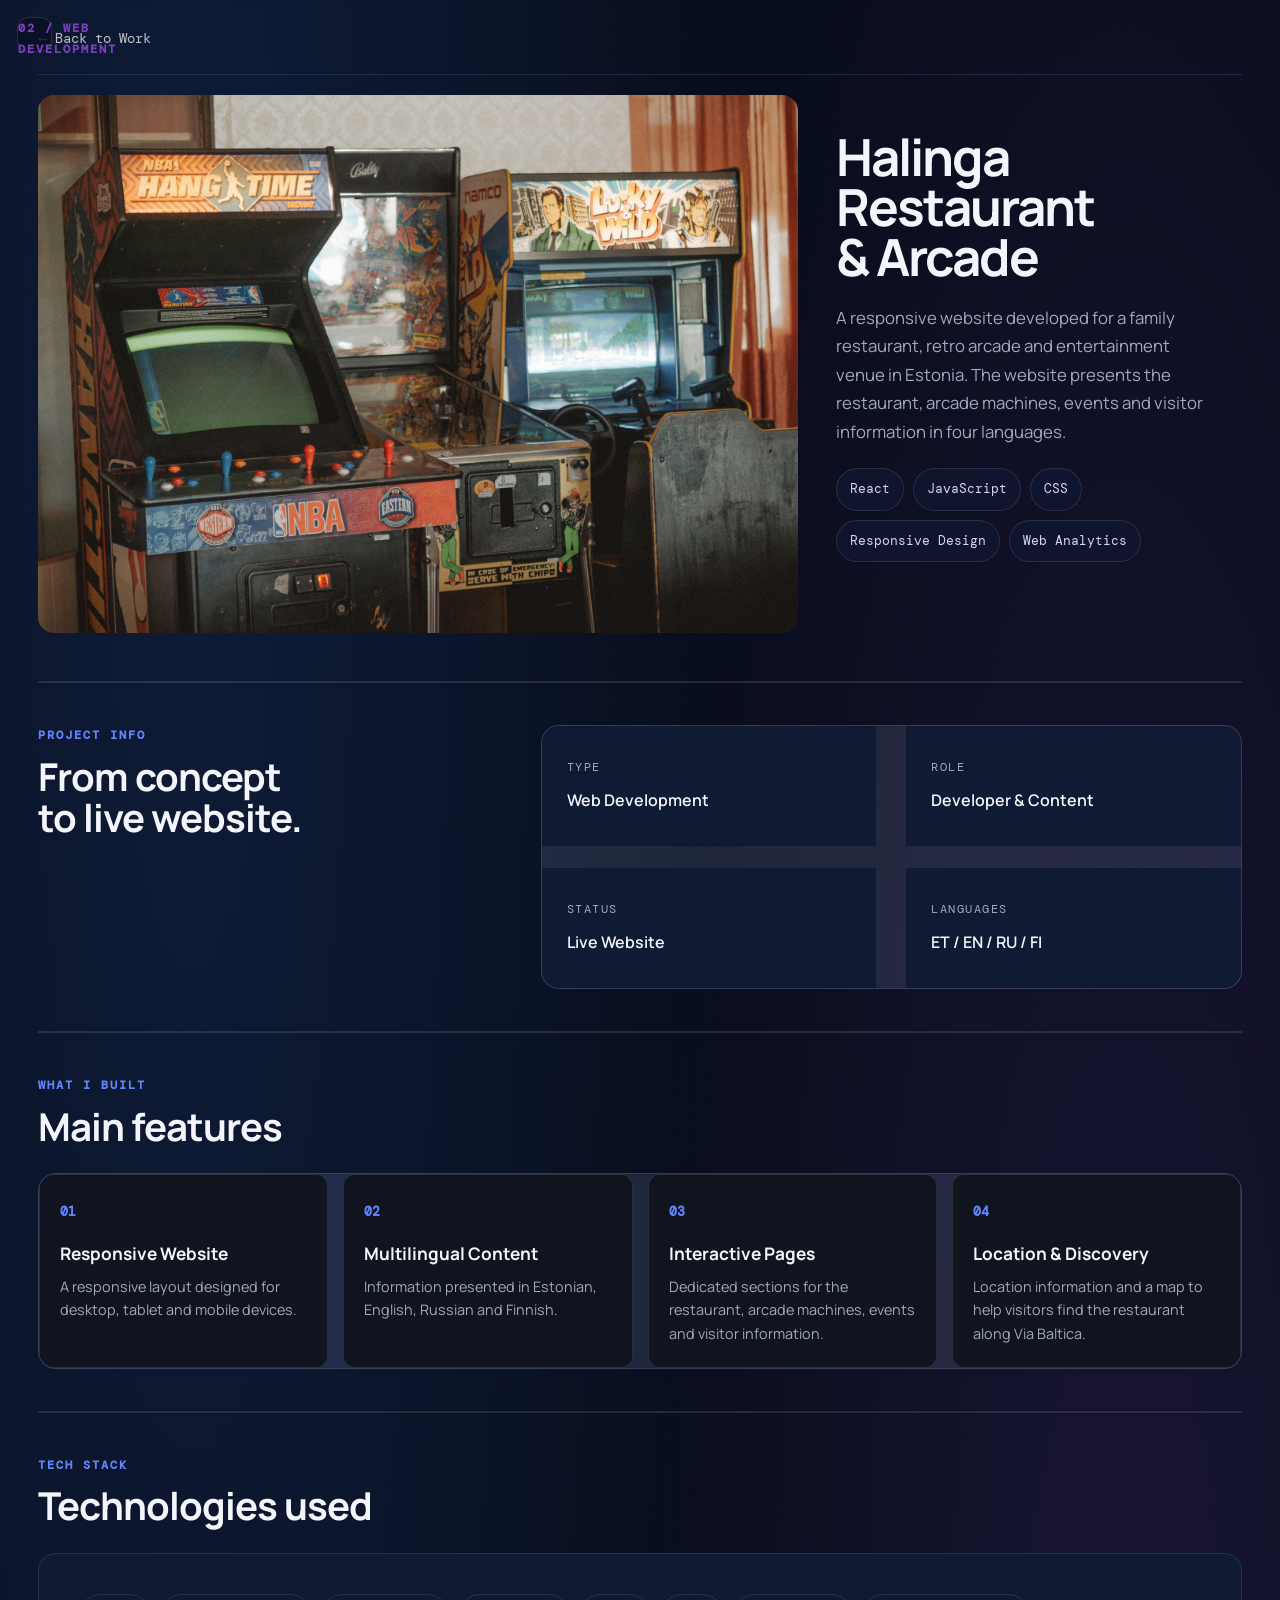
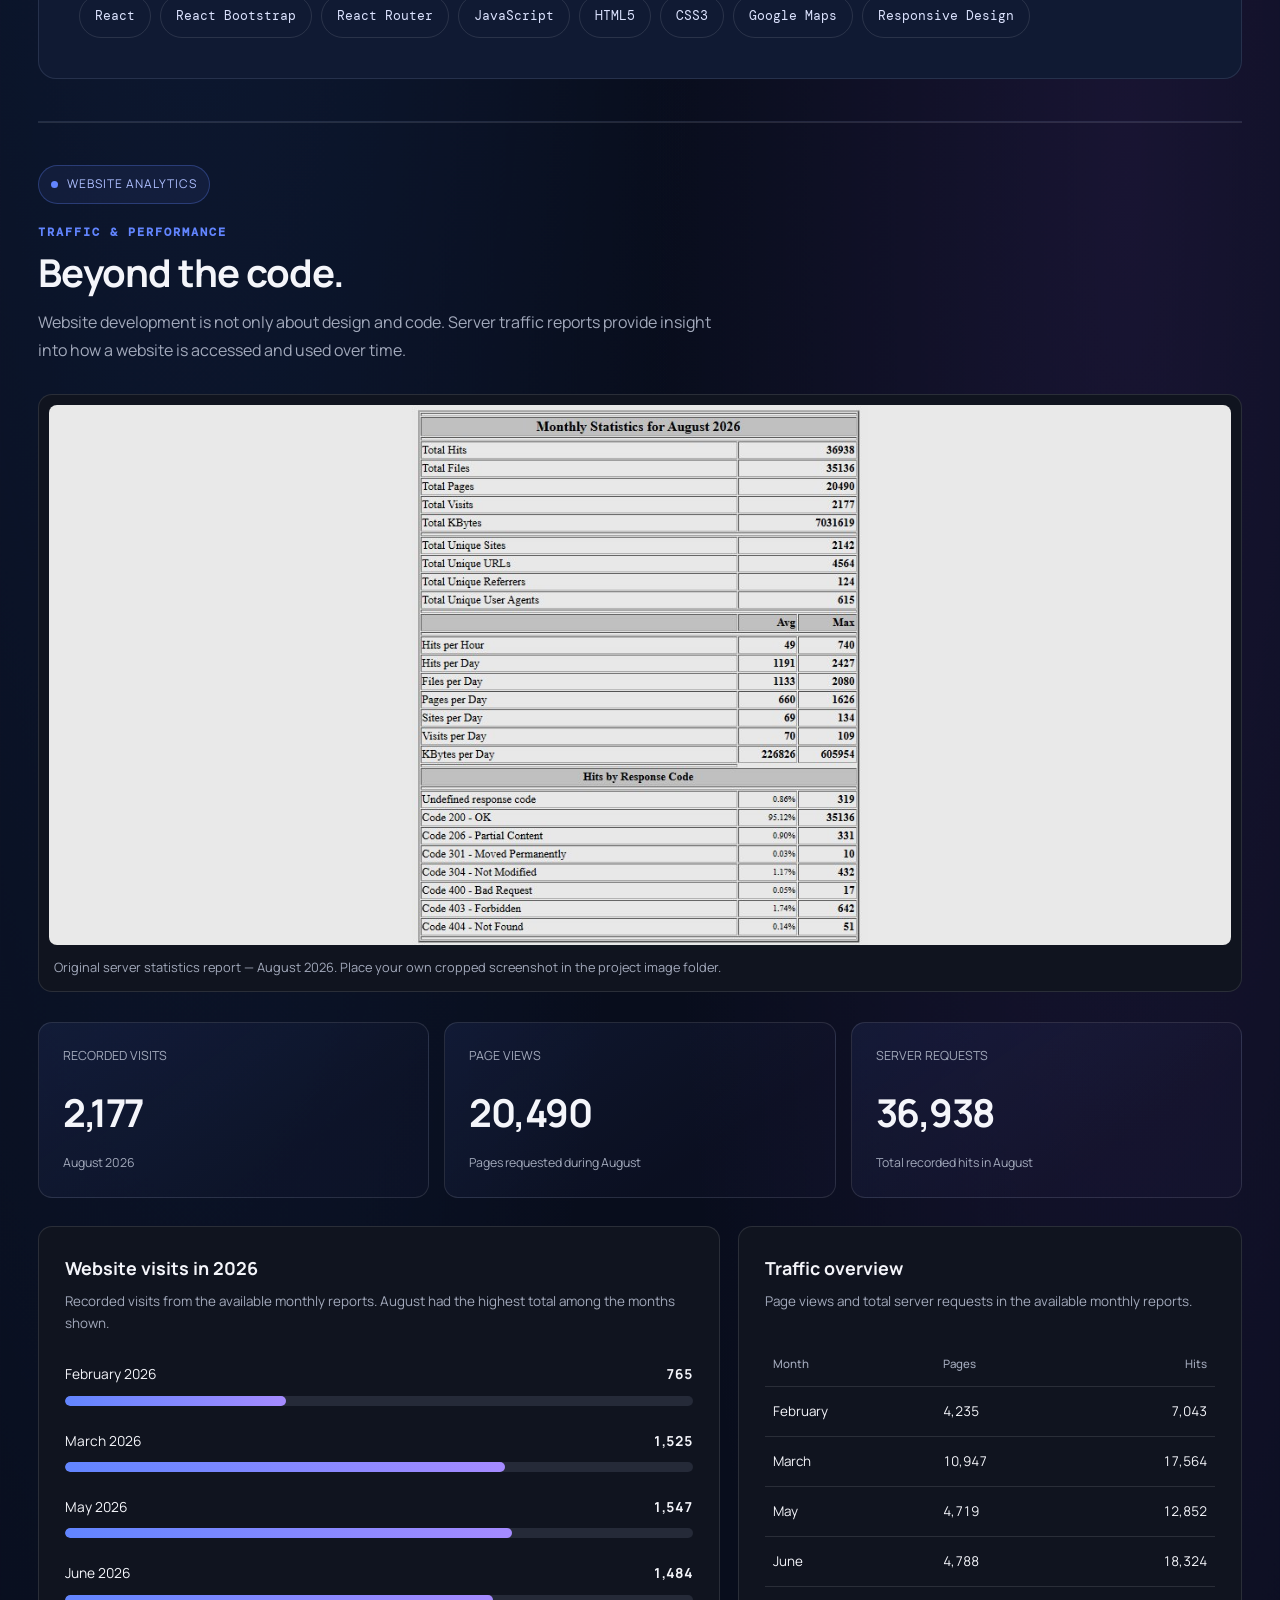
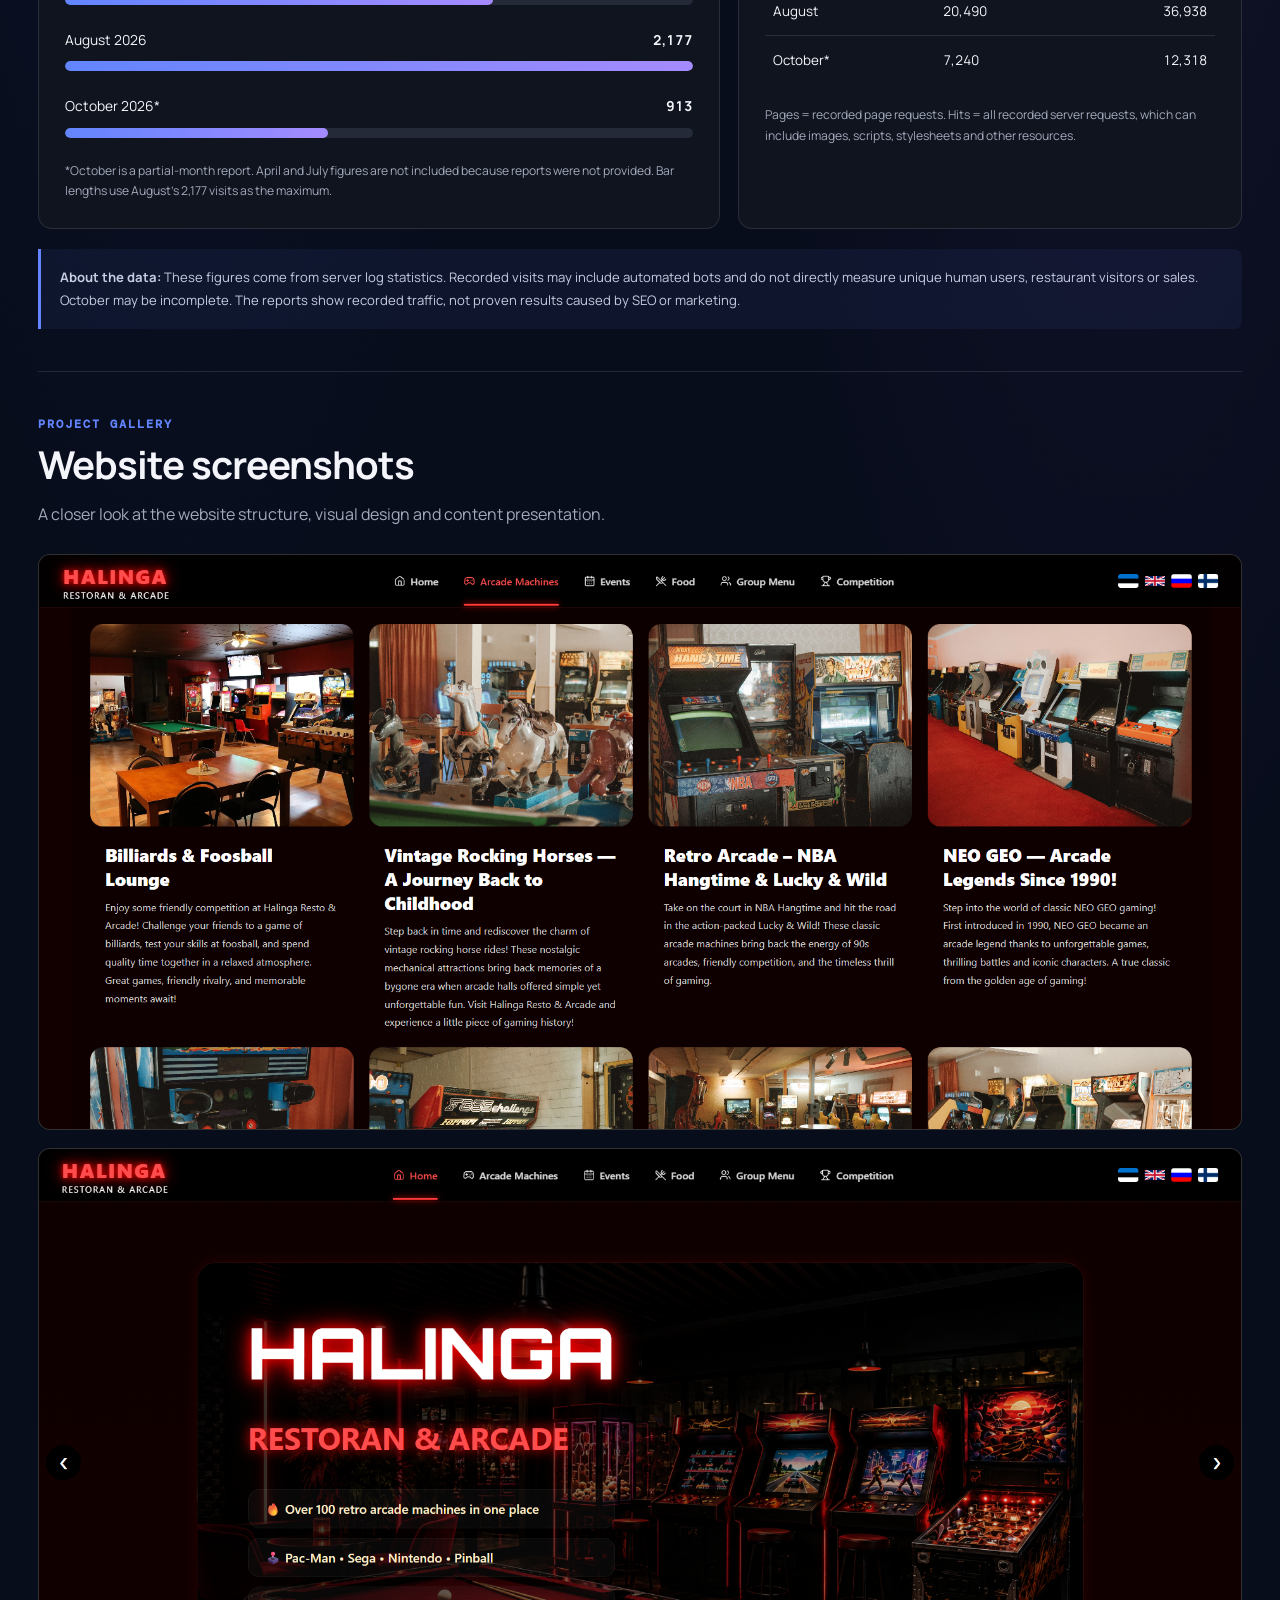
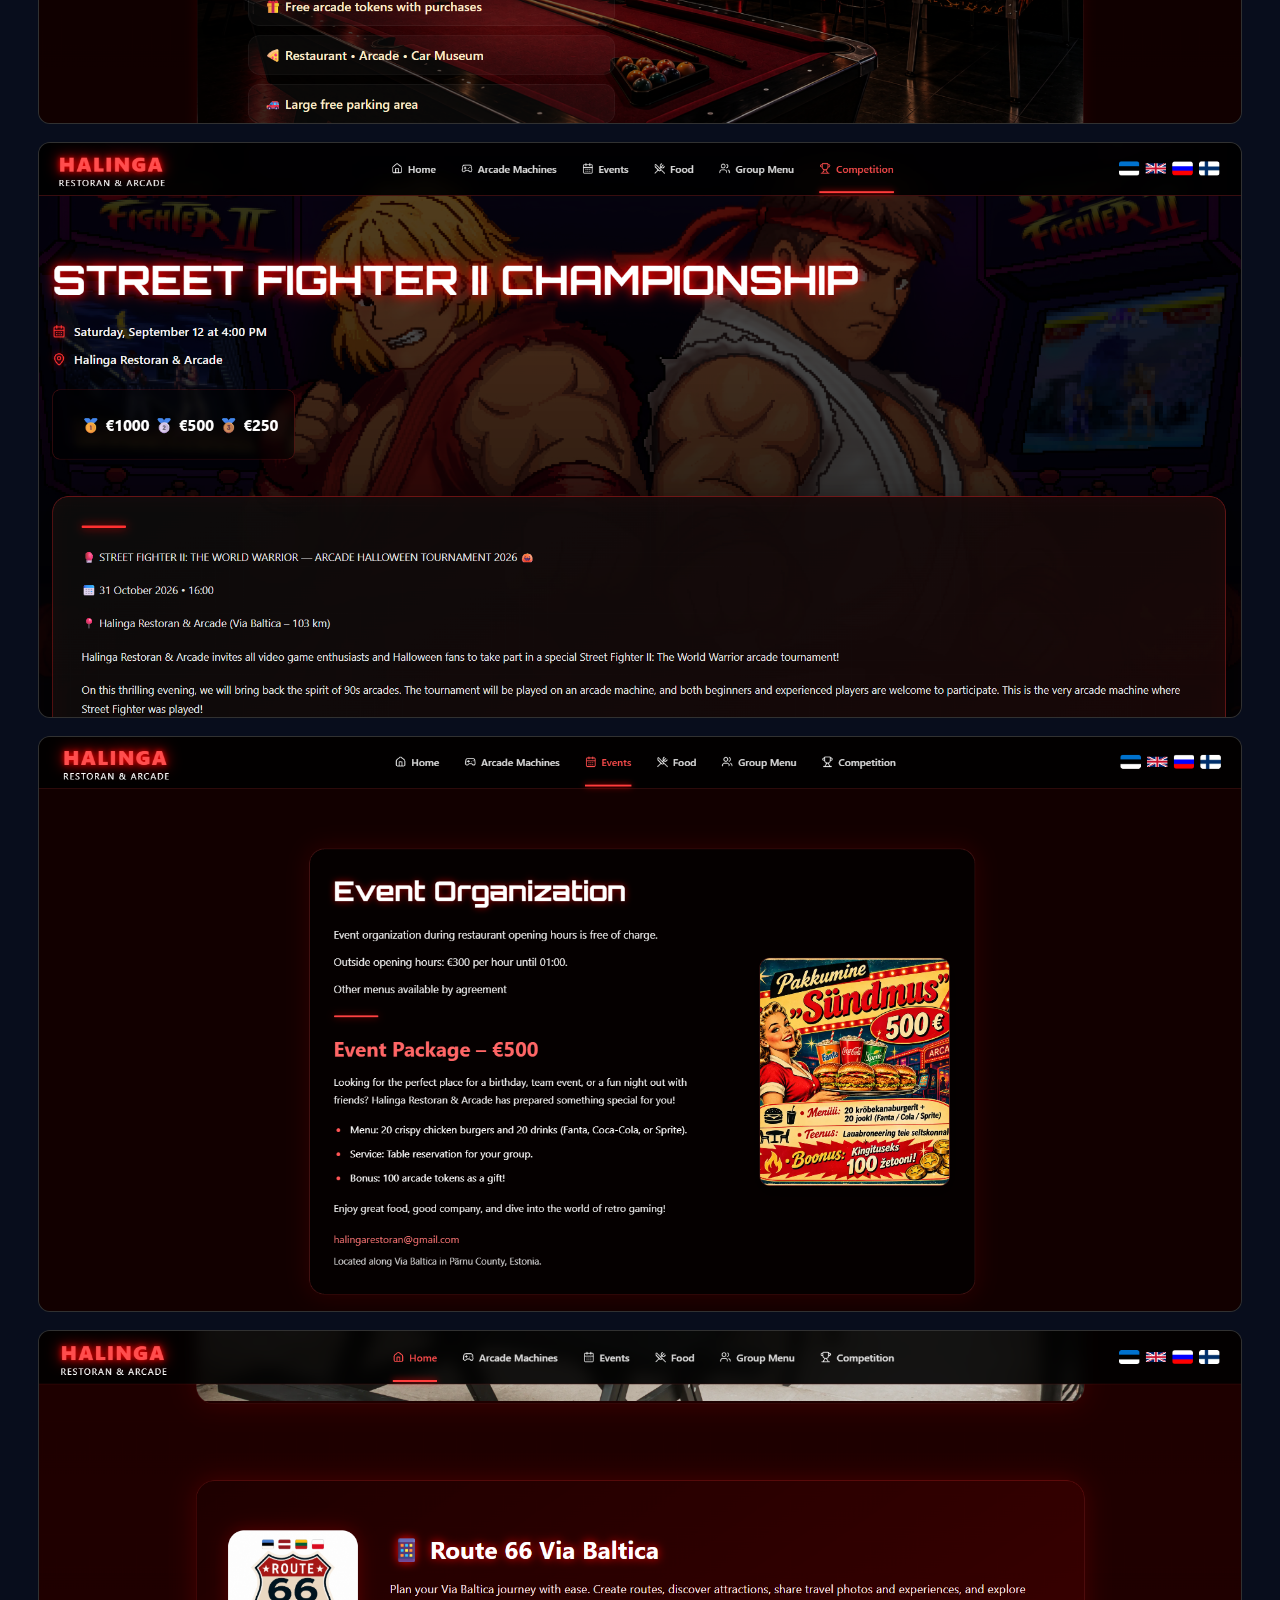
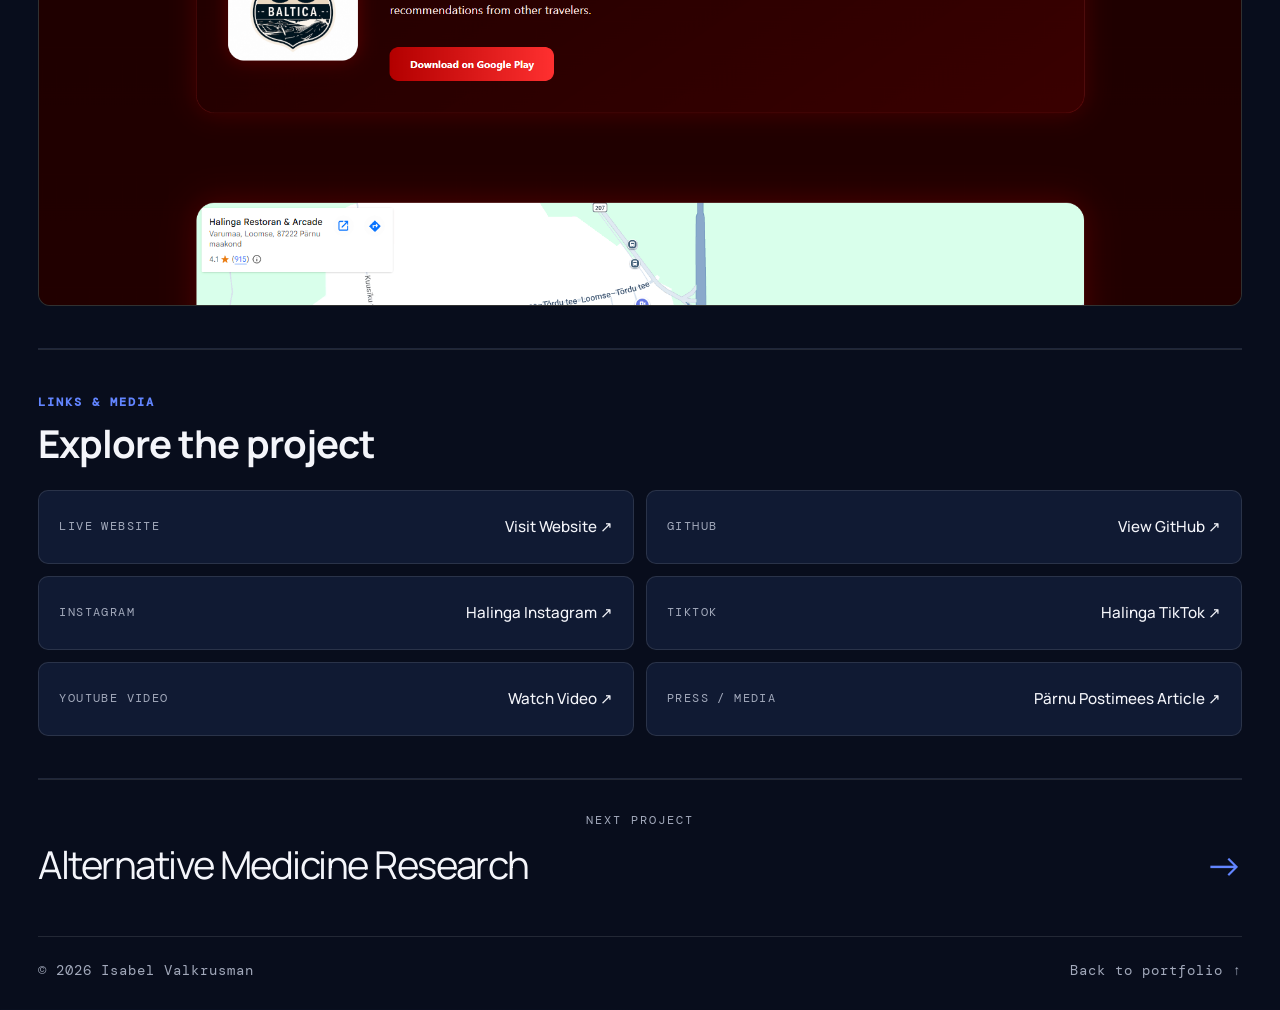
<file: halinga.html>
<!DOCTYPE html>
<html lang="en">
<head>
    <meta charset="UTF-8">
    <meta name="viewport" content="width=device-width, initial-scale=1.0">

    <title>Halinga Restoran & Arcade — Isabel Valkrusman</title>
    <meta name="description" content="Halinga Restoran & Arcade website development, multilingual content, web analytics and digital presence by Isabel Valkrusman.">
    <meta name="theme-color" content="#080a10">

    <link rel="stylesheet" href="style.css">

    <style>
        :root {
            --project-bg: #080a10;
            --project-card: #10141f;
            --project-border: rgba(255,255,255,.11);
            --project-text: #f4f5fa;
            --project-muted: #a2a9bb;
            --project-blue: #6285ff;
            --project-purple: #a58bff;
        }

        .project-page,
        .footer {
            width: min(1440px, 94%);
            margin: 0 auto;
            box-sizing: border-box;
        }

        .project-page {
            padding-top: 24px;
            color: var(--project-text);
        }

        .project-page *,
        .footer * {
            box-sizing: border-box;
        }

        .back-link {
            display: inline-block;
            margin-bottom: 24px;
            color: inherit;
            text-decoration: none;
            font-size: .9rem;
            opacity: .75;
        }

        .back-link:hover,
        .footer a:hover {
            color: var(--project-blue);
        }

        /* HERO */

        .project-hero {
            display: grid;
            grid-template-columns: minmax(0, 1.5fr) minmax(320px, .8fr);
            align-items: center;
            gap: clamp(28px, 3vw, 48px);
            padding: 20px 0 48px;
        }

        .project-hero-visuals,
        .project-hero-info {
            min-width: 0;
        }

        .project-hero-image {
            width: 100%;
            height: clamp(400px, 42vw, 620px);
            overflow: hidden;
            border-radius: 16px;
            background: #181818;
        }

        .project-hero-image img {
            width: 100%;
            height: 100%;
            display: block;
            object-fit: cover;
            object-position: center;
        }

        .project-number,
        .detail-label {
            margin: 0 0 14px;
            font-size: .76rem;
            font-weight: 700;
            letter-spacing: 2px;
            text-transform: uppercase;
        }

        .project-number {
            opacity: .7;
        }

        .detail-label {
            margin-bottom: 10px;
            color: var(--project-blue);
        }

        .project-hero-info h1 {
            margin: 0 0 22px;
            font-size: clamp(2.5rem, 4vw, 4.5rem);
            line-height: .98;
            letter-spacing: -2px;
            overflow-wrap: break-word;
        }

        .project-description {
            max-width: 490px;
            margin: 0 0 22px;
            color: var(--project-muted);
            font-size: 1.05rem;
            line-height: 1.7;
        }

        .project-tags,
        .stack-box {
            display: flex;
            flex-wrap: wrap;
            gap: 9px;
        }

        .project-tags span,
        .stack-box span {
            padding: 9px 13px;
            border: 1px solid var(--project-border);
            border-radius: 30px;
            font-size: .83rem;
        }

        /* COMMON SECTIONS */

        .project-info-section,
        .project-section,
        .project-stack,
        .project-gallery,
        .analytics-section,
        .project-links {
            padding: 42px 0;
            border-top: 1px solid var(--project-border);
        }

        .section-heading {
            margin-bottom: 26px;
        }

        .section-heading h2 {
            margin: 0;
            font-size: clamp(1.8rem, 3vw, 3rem);
            line-height: 1.08;
            letter-spacing: -1px;
        }

        .section-intro {
            max-width: 680px;
            margin: 14px 0 0;
            color: var(--project-muted);
            line-height: 1.75;
        }

        /* PROJECT INFORMATION */

        .project-info-section {
            display: grid;
            grid-template-columns: .8fr 1.2fr;
            gap: 35px;
            align-items: start;
        }

        .project-info-grid {
            display: grid;
            grid-template-columns: repeat(2, minmax(0, 1fr));
            gap: 22px 30px;
        }

        .info-item {
            display: flex;
            flex-direction: column;
            gap: 7px;
            min-width: 0;
        }

        .info-item span {
            color: var(--project-muted);
            font-size: .72rem;
            letter-spacing: 1.5px;
        }

        .info-item strong {
            font-size: 1rem;
            font-weight: 600;
            overflow-wrap: anywhere;
        }

        /* FEATURES */

        .feature-grid {
            display: grid;
            grid-template-columns: repeat(4, minmax(0, 1fr));
            gap: 15px;
        }

        .feature-card {
            min-height: 185px;
            padding: 22px 20px;
            border: 1px solid var(--project-border);
            border-radius: 12px;
            background: var(--project-card);
            transition: transform .25s ease, border-color .25s ease;
        }

        .feature-card:hover {
            transform: translateY(-4px);
            border-color: var(--project-blue);
        }

        .feature-card > span {
            display: inline-block;
            margin-bottom: 20px;
            color: var(--project-blue);
            font-size: .8rem;
            font-weight: 700;
        }

        .feature-card h3 {
            margin: 0 0 10px;
            font-size: 1.08rem;
            line-height: 1.3;
        }

        .feature-card p {
            margin: 0;
            color: var(--project-muted);
            font-size: .9rem;
            line-height: 1.6;
        }

        .stack-box span {
            padding: 10px 15px;
            color: #dce3ff;
        }

        /* ANALYTICS */

        .analytics-kicker {
            display: inline-flex;
            align-items: center;
            gap: 9px;
            margin-bottom: 18px;
            padding: 8px 12px;
            border: 1px solid rgba(98,133,255,.3);
            border-radius: 30px;
            background: rgba(98,133,255,.08);
            color: #aebfff;
            font-size: .75rem;
            letter-spacing: 1px;
            text-transform: uppercase;
        }

        .analytics-kicker::before {
            content: "";
            width: 7px;
            height: 7px;
            border-radius: 50%;
            background: var(--project-blue);
        }

        .analytics-image-wrap {
            margin: 30px 0;
            padding: 10px;
            border: 1px solid var(--project-border);
            border-radius: 14px;
            background: var(--project-card);
        }

        .analytics-image-wrap img {
            display: block;
            width: 100%;
            max-height: 540px;
            object-fit: contain;
            border-radius: 8px;
            background: #e9e9e9;
        }

        .analytics-image-wrap figcaption {
            padding: 12px 5px 4px;
            color: var(--project-muted);
            font-size: .8rem;
            line-height: 1.6;
        }

        .analytics-metrics {
            display: grid;
            grid-template-columns: repeat(3, minmax(0, 1fr));
            gap: 15px;
            margin: 28px 0;
        }

        .metric-card {
            min-width: 0;
            padding: 24px;
            border: 1px solid var(--project-border);
            border-radius: 14px;
            background: linear-gradient(
                145deg,
                rgba(98,133,255,.09),
                rgba(165,139,255,.025) 70%
            );
        }

        .metric-label,
        .metric-detail {
            display: block;
            color: var(--project-muted);
            line-height: 1.5;
        }

        .metric-label {
            margin-bottom: 14px;
            font-size: .78rem;
        }

        .metric-value {
            display: block;
            font-size: clamp(1.8rem, 3vw, 2.8rem);
            font-weight: 700;
            letter-spacing: -1.5px;
            overflow-wrap: anywhere;
        }

        .metric-detail {
            margin-top: 9px;
            font-size: .77rem;
        }

        .analytics-layout {
            display: grid;
            grid-template-columns: minmax(0, 1.15fr) minmax(280px, .85fr);
            gap: 18px;
            align-items: stretch;
        }

        .analytics-panel {
            min-width: 0;
            padding: 26px;
            border: 1px solid var(--project-border);
            border-radius: 14px;
            background: var(--project-card);
        }

        .analytics-panel h3 {
            margin: 0 0 8px;
            font-size: 1.12rem;
        }

        .panel-description {
            margin: 0 0 28px;
            color: var(--project-muted);
            font-size: .84rem;
            line-height: 1.6;
        }

        .chart-row {
            margin-bottom: 23px;
        }

        .chart-labels {
            display: flex;
            justify-content: space-between;
            align-items: center;
            gap: 12px;
            margin-bottom: 10px;
            font-size: .86rem;
        }

        .chart-labels strong {
            font-variant-numeric: tabular-nums;
        }

        .chart-track {
            height: 10px;
            overflow: hidden;
            border-radius: 20px;
            background: #252a38;
        }

        .chart-fill {
            display: block;
            height: 100%;
            border-radius: inherit;
            background: linear-gradient(
                90deg,
                var(--project-blue),
                var(--project-purple)
            );
        }

        .chart-footnote {
            margin-top: 20px;
            color: var(--project-muted);
            font-size: .76rem;
            line-height: 1.7;
        }

        .traffic-table {
            width: 100%;
            border-collapse: collapse;
            font-size: .84rem;
        }

        .traffic-table th,
        .traffic-table td {
            padding: 13px 8px;
            text-align: left;
            border-bottom: 1px solid var(--project-border);
        }

        .traffic-table th {
            color: var(--project-muted);
            font-size: .72rem;
            font-weight: 500;
        }

        .traffic-table td {
            font-variant-numeric: tabular-nums;
        }

        .traffic-table td:last-child,
        .traffic-table th:last-child {
            text-align: right;
        }

        .traffic-table tr:last-child td {
            border-bottom: 0;
        }

        .analytics-caveat {
            margin-top: 20px;
            padding: 17px 19px;
            border-left: 3px solid var(--project-blue);
            border-radius: 0 8px 8px 0;
            background: rgba(98,133,255,.07);
            color: #c5cce0;
            font-size: .82rem;
            line-height: 1.75;
        }

        /* GALLERY */

        .gallery-grid {
            display: grid;
            grid-template-columns: repeat(2, minmax(0, 1fr));
            gap: 18px;
        }

        .gallery-item {
            height: clamp(280px, 31vw, 440px);
            overflow: hidden;
            border: 1px solid var(--project-border);
            border-radius: 12px;
            background: #181818;
        }

        .gallery-item.gallery-large,
        .gallery-item.gallery-wide {
            grid-column: span 2;
        }

        .gallery-item.gallery-large {
            height: clamp(380px, 45vw, 600px);
        }

        .gallery-item.gallery-wide {
            height: clamp(340px, 38vw, 500px);
        }

        .gallery-item img {
            display: block;
            width: 100%;
            height: 100%;
            object-fit: cover;
            object-position: top center;
            transition: transform .45s ease;
        }

        .gallery-item:hover img {
            transform: scale(1.025);
        }

        /* PROJECT LINKS */

        .links-grid {
            display: grid;
            grid-template-columns: repeat(2, minmax(0, 1fr));
            gap: 12px;
        }

        .project-link {
            display: flex;
            justify-content: space-between;
            align-items: center;
            gap: 16px;
            padding: 23px 20px;
            border: 1px solid var(--project-border);
            border-radius: 10px;
            color: inherit;
            text-decoration: none;
            transition: border-color .25s ease, background .25s ease;
        }

        .project-link:hover {
            border-color: var(--project-blue);
            background: rgba(98,133,255,.06);
        }

        .project-link span {
            color: var(--project-muted);
            font-size: .72rem;
            letter-spacing: 1.4px;
        }

        .project-link strong {
            font-size: .95rem;
            text-align: right;
        }

        /* NEXT PROJECT */

        .next-project {
            padding: 30px 0 48px;
            border-top: 1px solid var(--project-border);
        }

        .next-project p {
            margin-bottom: 12px;
            color: var(--project-muted);
            font-size: .75rem;
            letter-spacing: 2px;
        }

        .next-project a {
            display: flex;
            justify-content: space-between;
            align-items: center;
            gap: 20px;
            color: inherit;
            font-size: clamp(1.5rem, 3vw, 2.5rem);
            line-height: 1.2;
            text-decoration: none;
        }

        .next-project a span {
            color: var(--project-blue);
            transition: transform .25s ease;
        }

        .next-project a:hover span {
            transform: translateX(7px);
        }

        /* FOOTER */

        .footer {
            display: flex;
            justify-content: space-between;
            align-items: center;
            gap: 15px;
            padding: 22px 0 28px;
            border-top: 1px solid var(--project-border);
            color: var(--project-muted);
            font-size: .85rem;
        }

        .footer p {
            margin: 0;
        }

        .footer a {
            color: inherit;
            text-decoration: none;
        }

        /* TABLET */

        @media (max-width: 1000px) {
            .project-hero {
                grid-template-columns: minmax(0, 1.2fr) minmax(260px, .8fr);
                gap: 25px;
            }

            .project-hero-image {
                height: clamp(350px, 45vw, 480px);
            }

            .project-hero-info h1 {
                font-size: clamp(2.3rem, 5vw, 3.6rem);
                letter-spacing: -1.5px;
            }

            .project-info-section {
                grid-template-columns: 1fr;
                gap: 22px;
            }

            .feature-grid {
                grid-template-columns: repeat(2, minmax(0, 1fr));
            }

            .analytics-layout {
                grid-template-columns: 1fr;
            }

            .gallery-item {
                height: 340px;
            }

            .gallery-item.gallery-large {
                height: 430px;
            }
        }

        /* MOBILE */

        @media (max-width: 760px) {
            .project-page,
            .footer {
                width: 92%;
            }

            .project-page {
                padding-top: 18px;
            }

            .project-hero {
                grid-template-columns: minmax(0, 1fr);
                gap: 28px;
                padding: 12px 0 30px;
            }

            .project-hero-image {
                height: clamp(300px, 65vw, 480px);
                border-radius: 13px;
            }

            .project-hero-info h1 {
                font-size: clamp(2.5rem, 9vw, 4rem);
                letter-spacing: -1.5px;
            }

            .project-description {
                font-size: .96rem;
            }

            .project-info-section,
            .project-section,
            .project-stack,
            .project-gallery,
            .analytics-section,
            .project-links {
                padding: 30px 0;
            }

            .section-heading h2 {
                font-size: 2rem;
            }

            .project-info-grid {
                gap: 20px 14px;
            }

            .info-item strong {
                font-size: .9rem;
            }

            .feature-grid {
                gap: 10px;
            }

            .feature-card {
                min-height: 180px;
                padding: 16px 13px;
            }

            .feature-card > span {
                margin-bottom: 15px;
            }

            .feature-card h3 {
                font-size: .98rem;
            }

            .feature-card p {
                font-size: .84rem;
            }

            .analytics-metrics {
                grid-template-columns: 1fr;
                gap: 12px;
            }

            .metric-card {
                padding: 21px;
            }

            .analytics-panel {
                padding: 19px 15px;
            }

            .analytics-image-wrap {
                padding: 6px;
            }

            .traffic-table {
                font-size: .76rem;
            }

            .traffic-table th,
            .traffic-table td {
                padding: 11px 5px;
            }

            .gallery-grid,
            .links-grid {
                grid-template-columns: minmax(0, 1fr);
            }

            .gallery-item,
            .gallery-item.gallery-large,
            .gallery-item.gallery-wide {
                grid-column: auto;
                height: 300px;
            }

            .project-link {
                padding: 19px 15px;
            }

            .footer {
                align-items: flex-start;
                flex-direction: column;
                padding: 20px 0;
            }
        }

        @media (max-width: 380px) {
            .project-hero-image {
                height: 240px;
            }

            .project-tags span {
                padding: 7px 10px;
                font-size: .75rem;
            }

            .feature-card {
                min-height: 200px;
            }

            .gallery-item,
            .gallery-item.gallery-large,
            .gallery-item.gallery-wide {
                height: 250px;
            }
        }

        @media (prefers-reduced-motion: reduce) {
            *,
            *::before,
            *::after {
                scroll-behavior: auto !important;
                transition-duration: .01ms !important;
            }
        }
    </style>
</head>

<body>

<main class="project-page">

    <!-- BACK -->

    <a href="index.html#work" class="back-link">
        ← Back to Work
    </a>

    <!-- HERO -->

    <section class="project-hero">

        <div class="project-hero-visuals">
            <div class="project-hero-image">
                <img
                    src="aut6.jpg"
                    alt="Halinga Restoran and retro arcade"
                    fetchpriority="high"
                >
            </div>
        </div>

        <div class="project-hero-info">

            <p class="project-number">02 / WEB DEVELOPMENT</p>

            <h1>
                Halinga<br>
                Restaurant<br>
                & Arcade
            </h1>

            <p class="project-description">
                A responsive website developed for a family restaurant,
                retro arcade and entertainment venue in Estonia.
                The website presents the restaurant, arcade machines,
                events and visitor information in four languages.
            </p>

            <div class="project-tags">
                <span>React</span>
                <span>JavaScript</span>
                <span>CSS</span>
                <span>Responsive Design</span>
                <span>Web Analytics</span>
            </div>

        </div>
    </section>

    <!-- PROJECT INFO -->

    <section class="project-info-section">

        <div class="section-heading">
            <p class="detail-label">PROJECT INFO</p>
            <h2>From concept<br>to live website.</h2>
        </div>

        <div class="project-info-grid">

            <div class="info-item">
                <span>TYPE</span>
                <strong>Web Development</strong>
            </div>

            <div class="info-item">
                <span>ROLE</span>
                <strong>Developer & Content</strong>
            </div>

            <div class="info-item">
                <span>STATUS</span>
                <strong>Live Website</strong>
            </div>

            <div class="info-item">
                <span>LANGUAGES</span>
                <strong>ET / EN / RU / FI</strong>
            </div>

        </div>
    </section>

    <!-- FEATURES -->

    <section class="project-section">

        <div class="section-heading">
            <p class="detail-label">WHAT I BUILT</p>
            <h2>Main features</h2>
        </div>

        <div class="feature-grid">

            <article class="feature-card">
                <span>01</span>
                <h3>Responsive Website</h3>
                <p>
                    A responsive layout designed for desktop,
                    tablet and mobile devices.
                </p>
            </article>

            <article class="feature-card">
                <span>02</span>
                <h3>Multilingual Content</h3>
                <p>
                    Information presented in Estonian,
                    English, Russian and Finnish.
                </p>
            </article>

            <article class="feature-card">
                <span>03</span>
                <h3>Interactive Pages</h3>
                <p>
                    Dedicated sections for the restaurant,
                    arcade machines, events and visitor information.
                </p>
            </article>

            <article class="feature-card">
                <span>04</span>
                <h3>Location & Discovery</h3>
                <p>
                    Location information and a map to help visitors
                    find the restaurant along Via Baltica.
                </p>
            </article>

        </div>
    </section>

    <!-- TECHNOLOGIES -->

    <section class="project-stack">

        <div class="section-heading">
            <p class="detail-label">TECH STACK</p>
            <h2>Technologies used</h2>
        </div>

        <div class="stack-box">
            <span>React</span>
            <span>React Bootstrap</span>
            <span>React Router</span>
            <span>JavaScript</span>
            <span>HTML5</span>
            <span>CSS3</span>
            <span>Google Maps</span>
            <span>Responsive Design</span>
        </div>

    </section>

    <!-- WEBSITE ANALYTICS -->

    <section class="analytics-section" id="website-analytics">

        <div class="analytics-kicker">Website Analytics</div>

        <div class="section-heading">
            <p class="detail-label">TRAFFIC & PERFORMANCE</p>
            <h2>Beyond the code.</h2>
            <p class="section-intro">
                Website development is not only about design and code.
                Server traffic reports provide insight into how a website
                is accessed and used over time.
            </p>
        </div>

        <!-- ORIGINAL SERVER REPORT IMAGE -->

        <figure class="analytics-image-wrap">
            <img
                src="analytics-august.jpg"
                alt="Original August 2026 server statistics report"
                loading="lazy"
            >
            <figcaption>
                Original server statistics report — August 2026.
                Place your own cropped screenshot in the project image folder.
            </figcaption>
        </figure>

        <!-- AUGUST KEY METRICS -->

        <div class="analytics-metrics">

            <article class="metric-card">
                <span class="metric-label">RECORDED VISITS</span>
                <strong class="metric-value">2,177</strong>
                <span class="metric-detail">August 2026</span>
            </article>

            <article class="metric-card">
                <span class="metric-label">PAGE VIEWS</span>
                <strong class="metric-value">20,490</strong>
                <span class="metric-detail">Pages requested during August</span>
            </article>

            <article class="metric-card">
                <span class="metric-label">SERVER REQUESTS</span>
                <strong class="metric-value">36,938</strong>
                <span class="metric-detail">Total recorded hits in August</span>
            </article>

        </div>

        <!-- MONTHLY VISITS -->

        <div class="analytics-layout">

            <div class="analytics-panel">

                <h3>Website visits in 2026</h3>

                <p class="panel-description">
                    Recorded visits from the available monthly reports.
                    August had the highest total among the months shown.
                </p>

                <div class="chart-row">
                    <div class="chart-labels">
                        <span>February 2026</span>
                        <strong>765</strong>
                    </div>
                    <div class="chart-track" role="img"
                         aria-label="February: 765 recorded visits">
                        <span class="chart-fill" style="width:35.1%"></span>
                    </div>
                </div>

                <div class="chart-row">
                    <div class="chart-labels">
                        <span>March 2026</span>
                        <strong>1,525</strong>
                    </div>
                    <div class="chart-track" role="img"
                         aria-label="March: 1525 recorded visits">
                        <span class="chart-fill" style="width:70.1%"></span>
                    </div>
                </div>

                <div class="chart-row">
                    <div class="chart-labels">
                        <span>May 2026</span>
                        <strong>1,547</strong>
                    </div>
                    <div class="chart-track" role="img"
                         aria-label="May: 1547 recorded visits">
                        <span class="chart-fill" style="width:71.1%"></span>
                    </div>
                </div>

                <div class="chart-row">
                    <div class="chart-labels">
                        <span>June 2026</span>
                        <strong>1,484</strong>
                    </div>
                    <div class="chart-track" role="img"
                         aria-label="June: 1484 recorded visits">
                        <span class="chart-fill" style="width:68.2%"></span>
                    </div>
                </div>

                <div class="chart-row">
                    <div class="chart-labels">
                        <span>August 2026</span>
                        <strong>2,177</strong>
                    </div>
                    <div class="chart-track" role="img"
                         aria-label="August: 2177 recorded visits">
                        <span class="chart-fill" style="width:100%"></span>
                    </div>
                </div>

                <div class="chart-row">
                    <div class="chart-labels">
                        <span>October 2026*</span>
                        <strong>913</strong>
                    </div>
                    <div class="chart-track" role="img"
                         aria-label="October: 913 visits in the available report">
                        <span class="chart-fill" style="width:41.9%"></span>
                    </div>
                </div>

                <p class="chart-footnote">
                    *October is a partial-month report. April and July
                    figures are not included because reports were not provided.
                    Bar lengths use August's 2,177 visits as the maximum.
                </p>

            </div>

            <!-- PAGE VIEWS AND HITS -->

            <div class="analytics-panel">

                <h3>Traffic overview</h3>

                <p class="panel-description">
                    Page views and total server requests in the
                    available monthly reports.
                </p>

                <table class="traffic-table">
                    <thead>
                        <tr>
                            <th>Month</th>
                            <th>Pages</th>
                            <th>Hits</th>
                        </tr>
                    </thead>
                    <tbody>
                        <tr>
                            <td>February</td>
                            <td>4,235</td>
                            <td>7,043</td>
                        </tr>
                        <tr>
                            <td>March</td>
                            <td>10,947</td>
                            <td>17,564</td>
                        </tr>
                        <tr>
                            <td>May</td>
                            <td>4,719</td>
                            <td>12,852</td>
                        </tr>
                        <tr>
                            <td>June</td>
                            <td>4,788</td>
                            <td>18,324</td>
                        </tr>
                        <tr>
                            <td>August</td>
                            <td>20,490</td>
                            <td>36,938</td>
                        </tr>
                        <tr>
                            <td>October*</td>
                            <td>7,240</td>
                            <td>12,318</td>
                        </tr>
                    </tbody>
                </table>

                <p class="chart-footnote">
                    Pages = recorded page requests.
                    Hits = all recorded server requests, which can include
                    images, scripts, stylesheets and other resources.
                </p>

            </div>

        </div>

        <!-- DATA LIMITATIONS -->

        <div class="analytics-caveat">
            <strong>About the data:</strong>
            These figures come from server log statistics.
            Recorded visits may include automated bots and do not directly
            measure unique human users, restaurant visitors or sales.
            October may be incomplete. The reports show recorded traffic,
            not proven results caused by SEO or marketing.
        </div>

    </section>

    <!-- WEBSITE SCREENSHOTS -->

    <section class="project-gallery">

        <div class="section-heading">
            <p class="detail-label">PROJECT GALLERY</p>
            <h2>Website screenshots</h2>
            <p class="section-intro">
                A closer look at the website structure, visual design
                and content presentation.
            </p>
        </div>

        <div class="gallery-grid">

            <div class="gallery-item gallery-large">
                <img src="arcades1.png"
                     alt="Halinga website — main page" loading="lazy">
            </div>

            <div class="gallery-item gallery-large">
                <img src="arcades2.png"
                     alt="Halinga website — restaurant content" loading="lazy">
            </div>

            <div class="gallery-item gallery-large">
                <img src="arcades3.png"
                     alt="Halinga website — arcade presentation" loading="lazy">
            </div>

            <div class="gallery-item gallery-large">
                <img src="arcades4.png"
                     alt="Halinga website — additional content" loading="lazy">
            </div>

            <div class="gallery-item gallery-large">
                <img src="arcades7.png"
                     alt="Halinga website — another page design" loading="lazy">
            </div>

        </div>
    </section>

    <!-- LINKS -->

    <section class="project-links">

        <div class="section-heading">
            <p class="detail-label">LINKS & MEDIA</p>
            <h2>Explore the project</h2>
        </div>

        <div class="links-grid">

            <a href="https://www.halingarestoran.com/"
               target="_blank" rel="noopener noreferrer"
               class="project-link">
                <span>LIVE WEBSITE</span>
                <strong>Visit Website ↗</strong>
            </a>

            <a href="https://github.com/IsabelValkrusman"
               target="_blank" rel="noopener noreferrer"
               class="project-link">
                <span>GITHUB</span>
                <strong>View GitHub ↗</strong>
            </a>

            <a href="https://www.instagram.com/HalingaRestoran"
               target="_blank" rel="noopener noreferrer"
               class="project-link">
                <span>INSTAGRAM</span>
                <strong>Halinga Instagram ↗</strong>
            </a>

            <a href="https://www.tiktok.com/@halinga_arcade"
               target="_blank" rel="noopener noreferrer"
               class="project-link">
                <span>TIKTOK</span>
                <strong>Halinga TikTok ↗</strong>
            </a>

            <a href="https://www.youtube.com/watch?v=SRwWmcbs4wk"
               target="_blank" rel="noopener noreferrer"
               class="project-link">
                <span>YOUTUBE VIDEO</span>
                <strong>Watch Video ↗</strong>
            </a>

            <a href="https://parnu.postimees.ee/8546954/halingas-naeb-ule-100-retromanguautomaadi-millel-nuudki-annab-kaeosavust-proovida"
               target="_blank" rel="noopener noreferrer"
               class="project-link">
                <span>PRESS / MEDIA</span>
                <strong>Pärnu Postimees Article ↗</strong>
            </a>

        </div>
    </section>

    <!-- NEXT PROJECT -->

    <section class="next-project">

        <p>NEXT PROJECT</p>

        <a href="alternative-medicine.html">
            Alternative Medicine Research
            <span>→</span>
        </a>

    </section>

</main>

<footer class="footer">

    <p>© 2026 Isabel Valkrusman</p>

    <a href="index.html">
        Back to portfolio ↑
    </a>

</footer>

</body>
</html>
</file>
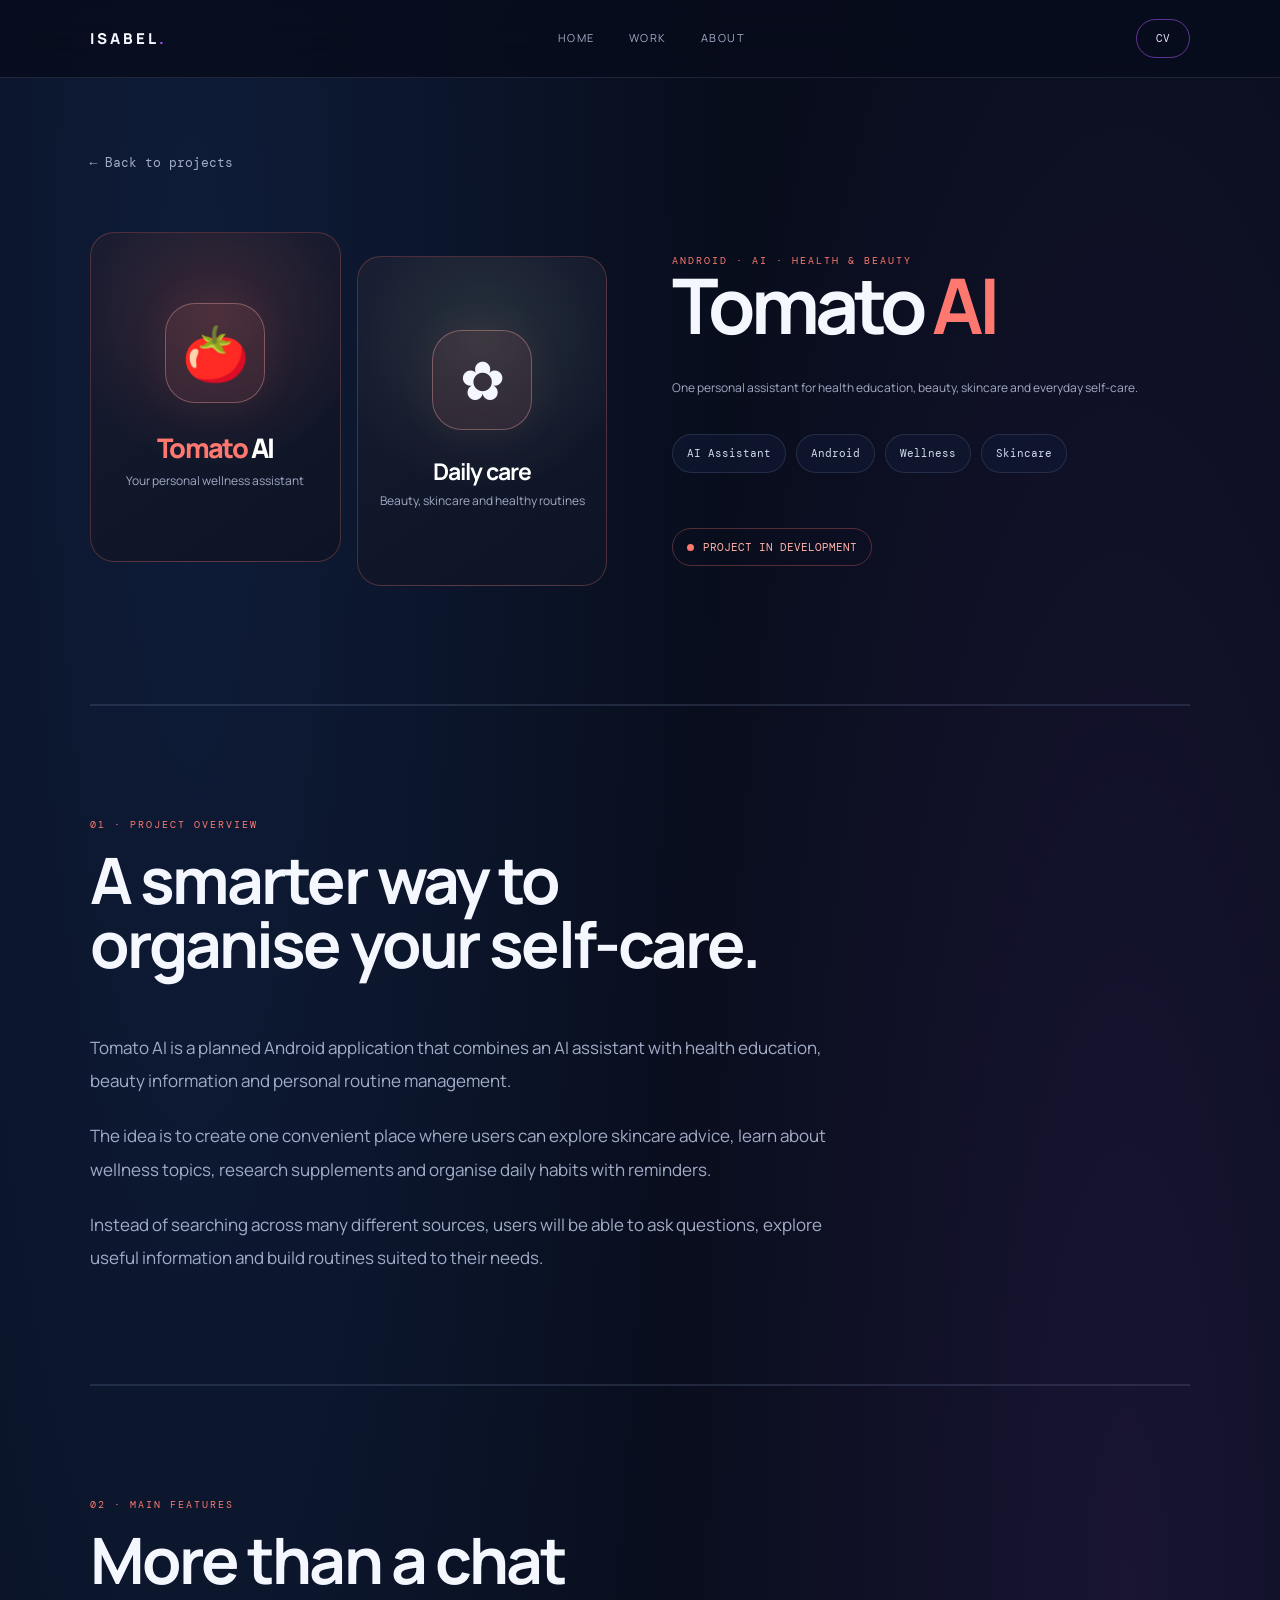
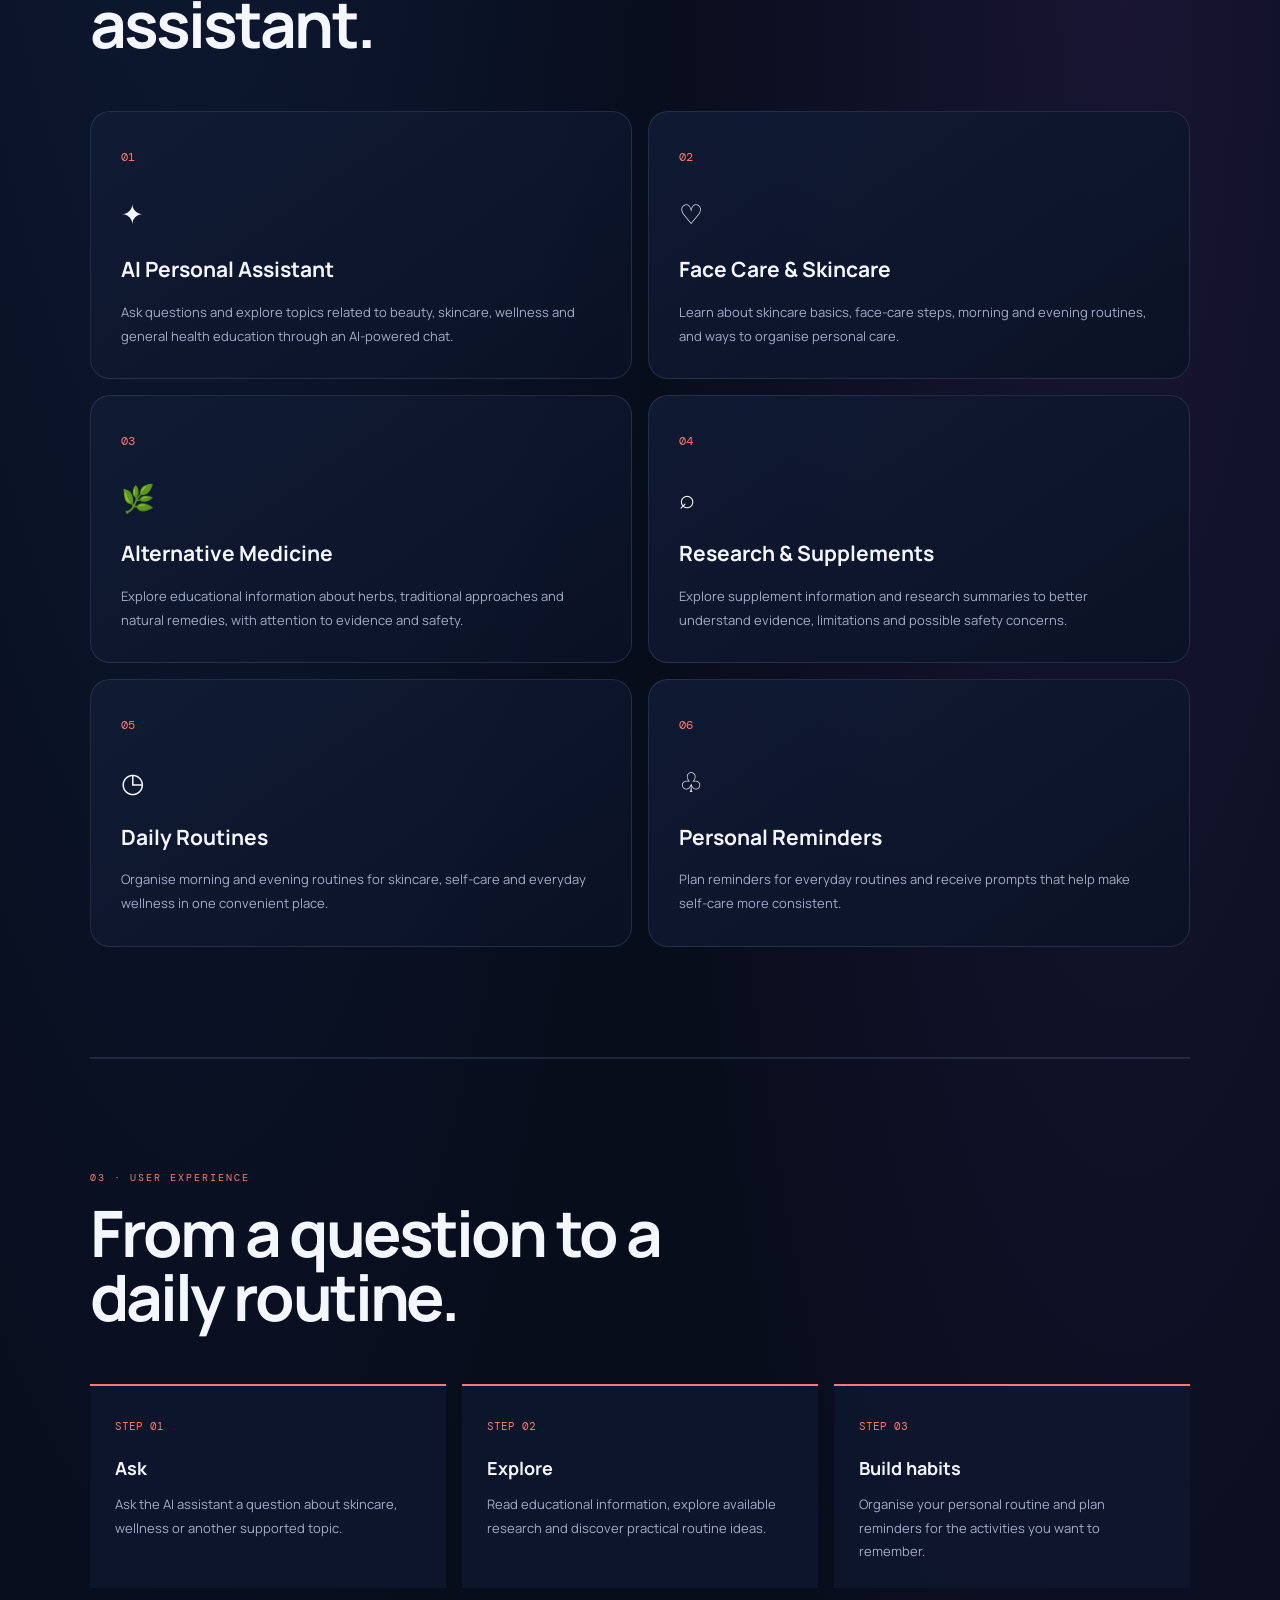
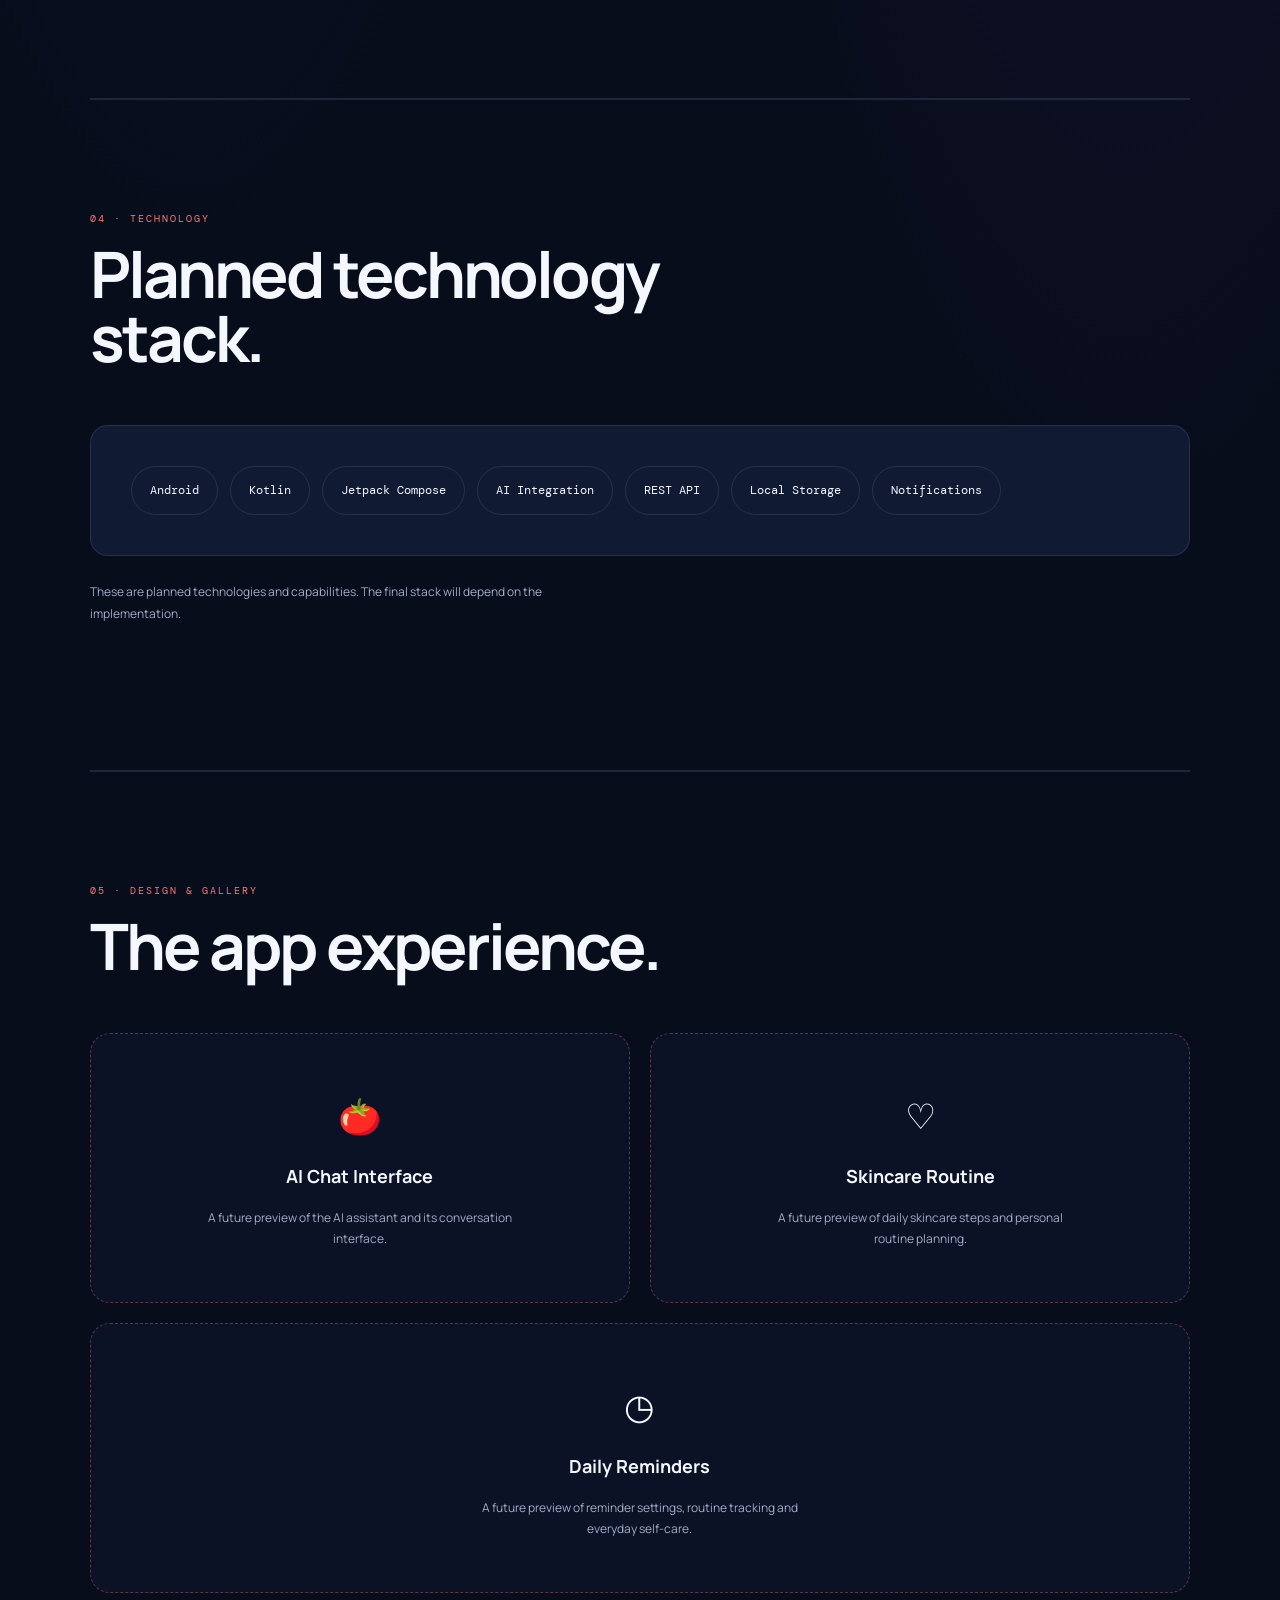
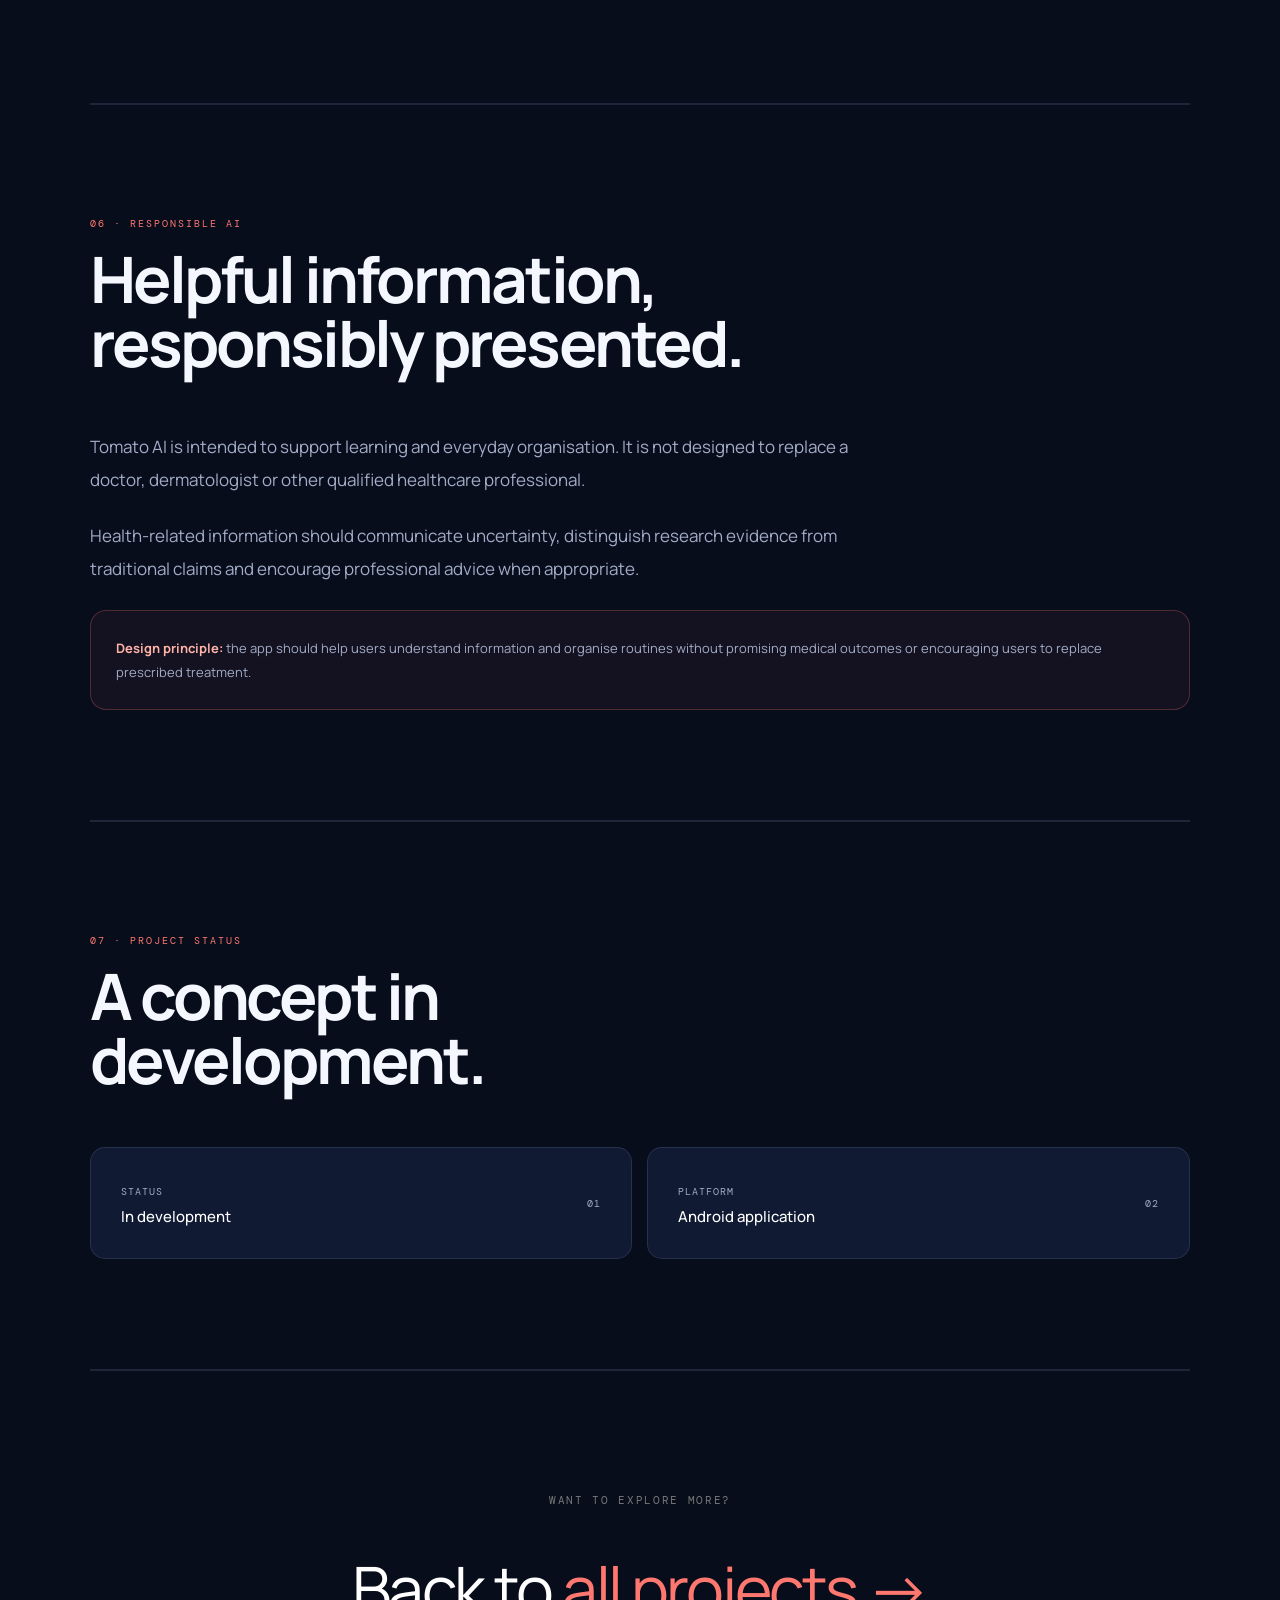
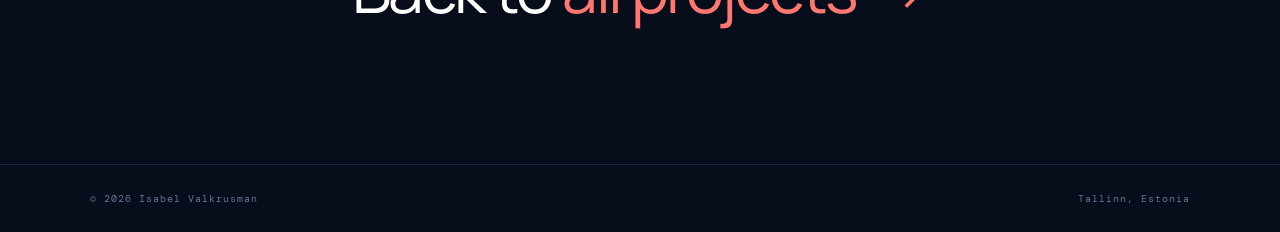
<file: tomato.html>
<!DOCTYPE html>
<html lang="en">

<head>
    <meta charset="UTF-8">
    <meta name="viewport" content="width=device-width, initial-scale=1.0">

    <title>Tomato AI — Isabel Valkrusman</title>

    <meta
        name="description"
        content="Tomato AI — an AI-powered personal assistant concept for health, beauty, skincare and everyday wellness."
    >

    <meta name="theme-color" content="#080d1c">

    <link rel="stylesheet" href="style.css">

    <!-- Tomato AI page-specific styles -->
    <style>
        .tomato-page {
            --tomato-accent: #ff786f;
            --tomato-light: #ffb2a8;
            --tomato-green: #a5d6a7;
        }

        .tomato-page .project-hero {
            grid-template-columns: 1fr 1fr;
            gap: 65px;
            align-items: center;
        }

        .tomato-page .project-hero-visuals {
            display: grid;
            grid-template-columns: 1fr 1fr;
            gap: 16px;
            align-items: center;
            min-width: 0;
        }

        .tomato-page .tomato-visual {
            min-height: 330px;
            display: flex;
            flex-direction: column;
            align-items: center;
            justify-content: center;
            gap: 22px;
            padding: 28px 18px;
            overflow: hidden;
            text-align: center;
            border: 1px solid rgba(255, 120, 111, .25);
            border-radius: 24px;
            background:
                radial-gradient(
                    circle at 50% 25%,
                    rgba(255, 120, 111, .16),
                    transparent 55%
                ),
                linear-gradient(145deg, #171b30, #0d1425);
        }

        .tomato-page .tomato-visual:first-child {
            transform: translateY(-12px);
        }

        .tomato-page .tomato-visual:last-child {
            transform: translateY(12px);
            background:
                radial-gradient(
                    circle at 50% 25%,
                    rgba(165, 214, 167, .13),
                    transparent 55%
                ),
                linear-gradient(145deg, #171b30, #0d1425);
        }

        .tomato-page .tomato-symbol {
            width: 100px;
            height: 100px;
            display: grid;
            place-items: center;
            border: 1px solid rgba(255, 178, 168, .35);
            border-radius: 30px;
            background: rgba(255, 120, 111, .10);
            font-size: 54px;
            box-shadow: 0 0 45px rgba(255, 120, 111, .08);
        }

        .tomato-page .tomato-visual h2 {
            color: #fff;
            font-size: 23px;
            letter-spacing: -.04em;
        }

        .tomato-page .tomato-visual p {
            color: #a2acc7;
            font-size: 12px;
            line-height: 1.7;
        }

        .tomato-page .tomato-wordmark {
            color: var(--tomato-accent);
            font-size: 27px;
            font-weight: 800;
            letter-spacing: -.06em;
        }

        .tomato-page .tomato-wordmark span {
            color: #fff;
        }

        .tomato-page .tomato-label {
            color: var(--tomato-accent);
            font-family: "DM Mono", monospace;
            font-size: 10px;
            letter-spacing: 2px;
            text-transform: uppercase;
        }

        .tomato-page .tomato-intro {
            max-width: 760px;
            color: var(--muted, #a2acc7);
            font-size: 17px;
            line-height: 1.95;
        }

        .tomato-page .tomato-intro p + p {
            margin-top: 22px;
        }

        .tomato-page .tomato-feature-grid {
            display: grid;
            grid-template-columns: repeat(2, minmax(0, 1fr));
            gap: 16px;
        }

        .tomato-page .tomato-feature {
            min-height: 225px;
            padding: 30px;
            border: 1px solid var(--line, rgba(164, 179, 220, .15));
            border-radius: 20px;
            background: linear-gradient(
                145deg,
                rgba(17, 27, 53, .94),
                rgba(11, 18, 37, .94)
            );
            transition: .25s ease;
        }

        .tomato-page .tomato-feature:hover {
            transform: translateY(-4px);
            border-color: rgba(255, 120, 111, .5);
        }

        .tomato-page .tomato-feature-number {
            color: var(--tomato-accent);
            font-family: "DM Mono", monospace;
            font-size: 12px;
        }

        .tomato-page .tomato-feature-icon {
            display: block;
            margin: 22px 0 15px;
            font-size: 27px;
        }

        .tomato-page .tomato-feature h3 {
            margin-bottom: 12px;
            color: #f5f7ff;
            font-size: 21px;
        }

        .tomato-page .tomato-feature p {
            color: var(--muted, #a2acc7);
            font-size: 13px;
            line-height: 1.85;
        }

        .tomato-page .tomato-flow {
            display: grid;
            grid-template-columns: repeat(3, minmax(0, 1fr));
            gap: 16px;
        }

        .tomato-page .tomato-flow-item {
            padding: 25px;
            border-top: 2px solid var(--tomato-accent);
            background: rgba(16, 26, 51, .65);
        }

        .tomato-page .tomato-flow-item span {
            color: var(--tomato-accent);
            font-family: "DM Mono", monospace;
            font-size: 11px;
        }

        .tomato-page .tomato-flow-item h3 {
            margin: 15px 0 10px;
            font-size: 18px;
        }

        .tomato-page .tomato-flow-item p {
            color: var(--muted, #a2acc7);
            font-size: 13px;
            line-height: 1.8;
        }

        .tomato-page .tomato-note {
            margin-top: 25px;
            padding: 25px;
            border: 1px solid rgba(255, 120, 111, .25);
            border-radius: 16px;
            background: rgba(255, 120, 111, .05);
            color: var(--muted, #a2acc7);
            font-size: 13px;
            line-height: 1.85;
        }

        .tomato-page .tomato-note strong {
            color: var(--tomato-light);
        }

        .tomato-page .tomato-gallery-card {
            min-height: 270px;
            display: flex;
            align-items: center;
            justify-content: center;
            flex-direction: column;
            gap: 15px;
            padding: 25px;
            text-align: center;
            border: 1px dashed rgba(255, 120, 111, .35);
            border-radius: 20px;
            background: rgba(16, 26, 51, .45);
        }

        .tomato-page .tomato-gallery-card > span {
            font-size: 35px;
        }

        .tomato-page .tomato-gallery-card h3 {
            font-size: 18px;
        }

        .tomato-page .tomato-gallery-card p {
            max-width: 320px;
            color: var(--muted, #a2acc7);
            font-size: 12px;
            line-height: 1.8;
        }

        .tomato-page .tomato-status {
            display: inline-flex;
            align-items: center;
            gap: 9px;
            padding: 9px 14px;
            margin-top: 20px;
            border: 1px solid rgba(255, 120, 111, .3);
            border-radius: 999px;
            color: var(--tomato-light);
            font-family: "DM Mono", monospace;
            font-size: 11px;
        }

        .tomato-page .tomato-status::before {
            content: "";
            width: 7px;
            height: 7px;
            border-radius: 50%;
            background: var(--tomato-accent);
        }

        .tomato-page .tomato-next a span {
            color: var(--tomato-accent);
        }

        @media (max-width: 900px) {
            .tomato-page .project-hero {
                grid-template-columns: 1fr;
                gap: 40px;
            }

            .tomato-page .tomato-flow {
                grid-template-columns: 1fr;
            }
        }

        @media (max-width: 650px) {
            .tomato-page .project-hero-visuals {
                gap: 10px;
            }

            .tomato-page .tomato-visual {
                min-height: 240px;
                padding: 18px 12px;
                border-radius: 18px;
            }

            .tomato-page .tomato-visual:first-child,
            .tomato-page .tomato-visual:last-child {
                transform: none;
            }

            .tomato-page .tomato-symbol {
                width: 72px;
                height: 72px;
                border-radius: 22px;
                font-size: 39px;
            }

            .tomato-page .tomato-visual h2 {
                font-size: 18px;
            }

            .tomato-page .tomato-feature-grid {
                grid-template-columns: 1fr;
            }

            .tomato-page .tomato-feature {
                min-height: auto;
                padding: 25px;
            }

            .tomato-page .tomato-gallery-card {
                min-height: 220px;
            }
        }
    </style>
</head>

<body class="tomato-page">

    <!-- NAVIGATION -->
    <nav class="navbar">
        <a href="index.html" class="logo">
            ISABEL<span>.</span>
        </a>

        <div class="nav-links">
            <a href="index.html#home">Home</a>
            <a href="index.html#work">Work</a>
            <a href="index.html#about">About</a>
        </div>

        <a href="CV.docx.pdf" target="_blank" class="cv-link">
            CV
        </a>
    </nav>

    <main class="project-page">

        <!-- BACK LINK -->
        <a href="index.html#work" class="back-link">
            ← Back to projects
        </a>

        <!-- HERO -->
        <header class="project-hero">

            <div class="project-hero-visuals">

                <div class="tomato-visual">
                    <div class="tomato-symbol">🍅</div>

                    <div>
                        <div class="tomato-wordmark">
                            Tomato <span>AI</span>
                        </div>

                        <p>Your personal wellness assistant</p>
                    </div>
                </div>

                <div class="tomato-visual">
                    <div class="tomato-symbol">✿</div>

                    <div>
                        <h2>Daily care</h2>

                        <p>
                            Beauty, skincare and healthy routines
                        </p>
                    </div>
                </div>

            </div>

            <div class="project-hero-info">

                <p class="tomato-label">
                    ANDROID · AI · HEALTH &amp; BEAUTY
                </p>

                <h1>
                    Tomato <span style="color: #ff786f;">AI</span>
                </h1>

                <p class="project-description">
                    One personal assistant for health education,
                    beauty, skincare and everyday self-care.
                </p>

                <div class="project-tags">
                    <span>AI Assistant</span>
                    <span>Android</span>
                    <span>Wellness</span>
                    <span>Skincare</span>
                </div>

                <div class="tomato-status">
                    PROJECT IN DEVELOPMENT
                </div>

            </div>

        </header>

        <!-- PROJECT INFORMATION -->
        <section class="project-info-section">

            <div class="section-heading">
                <p class="tomato-label">01 · PROJECT OVERVIEW</p>

                <h2>
                    A smarter way to organise your self-care.
                </h2>
            </div>

            <div class="tomato-intro">

                <p>
                    Tomato AI is a planned Android application that
                    combines an AI assistant with health education,
                    beauty information and personal routine management.
                </p>

                <p>
                    The idea is to create one convenient place where
                    users can explore skincare advice, learn about
                    wellness topics, research supplements and organise
                    daily habits with reminders.
                </p>

                <p>
                    Instead of searching across many different sources,
                    users will be able to ask questions, explore useful
                    information and build routines suited to their needs.
                </p>

            </div>

        </section>

        <!-- FEATURES -->
        <section class="project-section">

            <div class="section-heading">
                <p class="tomato-label">02 · MAIN FEATURES</p>

                <h2>
                    More than a chat assistant.
                </h2>
            </div>

            <div class="tomato-feature-grid">

                <article class="tomato-feature">
                    <span class="tomato-feature-number">01</span>
                    <span class="tomato-feature-icon">✦</span>

                    <h3>AI Personal Assistant</h3>

                    <p>
                        Ask questions and explore topics related to
                        beauty, skincare, wellness and general health
                        education through an AI-powered chat.
                    </p>
                </article>

                <article class="tomato-feature">
                    <span class="tomato-feature-number">02</span>
                    <span class="tomato-feature-icon">♡</span>

                    <h3>Face Care &amp; Skincare</h3>

                    <p>
                        Learn about skincare basics, face-care steps,
                        morning and evening routines, and ways to
                        organise personal care.
                    </p>
                </article>

                <article class="tomato-feature">
                    <span class="tomato-feature-number">03</span>
                    <span class="tomato-feature-icon">🌿</span>

                    <h3>Alternative Medicine</h3>

                    <p>
                        Explore educational information about herbs,
                        traditional approaches and natural remedies,
                        with attention to evidence and safety.
                    </p>
                </article>

                <article class="tomato-feature">
                    <span class="tomato-feature-number">04</span>
                    <span class="tomato-feature-icon">⌕</span>

                    <h3>Research &amp; Supplements</h3>

                    <p>
                        Explore supplement information and research
                        summaries to better understand evidence,
                        limitations and possible safety concerns.
                    </p>
                </article>

                <article class="tomato-feature">
                    <span class="tomato-feature-number">05</span>
                    <span class="tomato-feature-icon">◷</span>

                    <h3>Daily Routines</h3>

                    <p>
                        Organise morning and evening routines for
                        skincare, self-care and everyday wellness
                        in one convenient place.
                    </p>
                </article>

                <article class="tomato-feature">
                    <span class="tomato-feature-number">06</span>
                    <span class="tomato-feature-icon">♧</span>

                    <h3>Personal Reminders</h3>

                    <p>
                        Plan reminders for everyday routines and
                        receive prompts that help make self-care
                        more consistent.
                    </p>
                </article>

            </div>

        </section>

        <!-- HOW IT WORKS -->
        <section class="project-section">

            <div class="section-heading">
                <p class="tomato-label">03 · USER EXPERIENCE</p>

                <h2>
                    From a question to a daily routine.
                </h2>
            </div>

            <div class="tomato-flow">

                <article class="tomato-flow-item">
                    <span>STEP 01</span>

                    <h3>Ask</h3>

                    <p>
                        Ask the AI assistant a question about skincare,
                        wellness or another supported topic.
                    </p>
                </article>

                <article class="tomato-flow-item">
                    <span>STEP 02</span>

                    <h3>Explore</h3>

                    <p>
                        Read educational information, explore available
                        research and discover practical routine ideas.
                    </p>
                </article>

                <article class="tomato-flow-item">
                    <span>STEP 03</span>

                    <h3>Build habits</h3>

                    <p>
                        Organise your personal routine and plan reminders
                        for the activities you want to remember.
                    </p>
                </article>

            </div>

        </section>

        <!-- TECHNOLOGY -->
        <section class="project-stack">

            <div class="section-heading">
                <p class="tomato-label">04 · TECHNOLOGY</p>

                <h2>
                    Planned technology stack.
                </h2>
            </div>

            <div class="stack-box">
                <span>Android</span>
                <span>Kotlin</span>
                <span>Jetpack Compose</span>
                <span>AI Integration</span>
                <span>REST API</span>
                <span>Local Storage</span>
                <span>Notifications</span>
            </div>

            <p class="project-description" style="margin-top: 25px;">
                These are planned technologies and capabilities.
                The final stack will depend on the implementation.
            </p>

        </section>

        <!-- GALLERY PLACEHOLDERS -->
        <section class="project-gallery">

            <div class="section-heading">
                <p class="tomato-label">05 · DESIGN &amp; GALLERY</p>

                <h2>
                    The app experience.
                </h2>
            </div>

            <div class="gallery-grid">

                <div class="tomato-gallery-card">
                    <span>🍅</span>

                    <h3>AI Chat Interface</h3>

                    <p>
                        A future preview of the AI assistant and
                        its conversation interface.
                    </p>
                </div>

                <div class="tomato-gallery-card">
                    <span>♡</span>

                    <h3>Skincare Routine</h3>

                    <p>
                        A future preview of daily skincare steps
                        and personal routine planning.
                    </p>
                </div>

                <div class="tomato-gallery-card gallery-wide">
                    <span>◷</span>

                    <h3>Daily Reminders</h3>

                    <p>
                        A future preview of reminder settings,
                        routine tracking and everyday self-care.
                    </p>
                </div>

            </div>

        </section>

        <!-- RESPONSIBLE AI -->
        <section class="project-section">

            <div class="section-heading">
                <p class="tomato-label">06 · RESPONSIBLE AI</p>

                <h2>
                    Helpful information, responsibly presented.
                </h2>
            </div>

            <div class="tomato-intro">
                <p>
                    Tomato AI is intended to support learning and
                    everyday organisation. It is not designed to
                    replace a doctor, dermatologist or other qualified
                    healthcare professional.
                </p>

                <p>
                    Health-related information should communicate
                    uncertainty, distinguish research evidence from
                    traditional claims and encourage professional advice
                    when appropriate.
                </p>
            </div>

            <div class="tomato-note">
                <strong>Design principle:</strong>
                the app should help users understand information and
                organise routines without promising medical outcomes
                or encouraging users to replace prescribed treatment.
            </div>

        </section>

        <!-- PROJECT LINKS -->
        <section class="project-links">

            <div class="section-heading">
                <p class="tomato-label">07 · PROJECT STATUS</p>

                <h2>
                    A concept in development.
                </h2>
            </div>

            <div class="links-grid">

                <div class="project-link">
                    <div>
                        <span>STATUS</span>
                        <br>
                        <strong>In development</strong>
                    </div>

                    <span>01</span>
                </div>

                <div class="project-link">
                    <div>
                        <span>PLATFORM</span>
                        <br>
                        <strong>Android application</strong>
                    </div>

                    <span>02</span>
                </div>

            </div>

        </section>

        <!-- NEXT PROJECT -->
        <section class="next-project tomato-next">

            <p>WANT TO EXPLORE MORE?</p>

            <a href="index.html#work">
                Back to <span>all projects →</span>
            </a>

        </section>

    </main>

    <!-- FOOTER -->
    <footer>
        <span>© 2026 Isabel Valkrusman</span>
        <span>Tallinn, Estonia</span>
    </footer>

</body>
</html>
</file>
<file: style.css>
@import url(
    'https://fonts.googleapis.com/css2?family=DM+Mono:wght@400;500&family=Manrope:wght@400;500;600;700;800&display=swap'
);


/* =====================================================
   RESET
===================================================== */

* {
    margin: 0;
    padding: 0;
    box-sizing: border-box;
}


html {
    scroll-behavior: smooth;
}


body {
    background: #080808;

    color: #f2f0ee;

    font-family: "Manrope", sans-serif;

    line-height: 1.6;

    overflow-x: hidden;
}


a {
    color: inherit;

    text-decoration: none;
}


img {
    display: block;

    max-width: 100%;
}



/* =====================================================
   NAVIGATION
===================================================== */

.navbar {

    height: 80px;

    padding: 0 7%;

    display: flex;

    align-items: center;

    justify-content: space-between;

    border-bottom: 1px solid #222;

    position: sticky;

    top: 0;

    z-index: 20;

    background: rgba(8, 8, 8, .96);

    backdrop-filter: blur(10px);
}


.logo {

    font-size: 17px;

    font-weight: 800;

    letter-spacing: 4px;
}


.logo span {

    color: #a855f7;

}


.nav-links {

    display: flex;

    gap: 40px;
}


.nav-links a {

    color: #777;

    font-size: 11px;

    text-transform: uppercase;

    letter-spacing: 2px;

    transition: .25s;

}


.nav-links a:hover {

    color: white;

}


.cv-link {

    border: 1px solid #444;

    padding: 8px 16px;

    font-family: "DM Mono", monospace;

    font-size: 10px;

    transition: .25s;

}


.cv-link:hover {

    border-color: #a855f7;

    background: #a855f7;

}



/* =====================================================
   HERO
===================================================== */

.hero {

    min-height: calc(100vh - 80px);

    padding: 100px 7%;

    display: grid;

    grid-template-columns: 1.2fr .8fr;

    align-items: center;

    gap: 80px;

}


.hero-text {

    max-width: 800px;

}


.eyebrow {

    color: #a855f7;

    font-family: "DM Mono", monospace;

    font-size: 10px;

    letter-spacing: 3px;

    margin-bottom: 25px;

}

.hero h1 {
    font-size: clamp(50px, 7vw, 95px);
    line-height: .9;
    letter-spacing: -4px;
    font-weight: 700;
}

.hero h1 span {
    color: #ffffff;
}


.intro-text {

    max-width: 560px;

    margin-top: 40px;

    color: #888;

    font-size: 17px;

    line-height: 1.8;

}


.hero-links {

    display: flex;

    align-items: center;

    gap: 25px;

    margin-top: 35px;

}


.primary-button {

    background: #a855f7;

    padding: 13px 20px;

    font-size: 11px;

    text-transform: uppercase;

    letter-spacing: 1px;

    transition: .25s;

}


.primary-button:hover {

    background: #7c3aed;

}


.text-link {

    color: #888;

    font-size: 12px;

    transition: .25s;

}


.text-link:hover {

    color: white;

}



/* =====================================================
   PHOTO
===================================================== */

.hero-photo {

    justify-self: end;

    width: min(100%, 430px);

}


.hero-photo img {

    width: 100%;

    height: 550px;

    object-fit: cover;

    filter: grayscale(100%);

    border-left: 3px solid #a855f7;

    transition: .4s;

}


.hero-photo img:hover {

    filter: grayscale(0%);

}



/* =====================================================
   GENERAL SECTIONS
===================================================== */

section {

    padding: 130px 7%;

    border-top: 1px solid #222;

}


.section-header {

    display: flex;

    align-items: center;

    gap: 20px;

    margin-bottom: 70px;

}


.section-header span {

    color: #a855f7;

    font-family: "DM Mono", monospace;

    font-size: 10px;

}


.section-header h2 {

    font-size: 14px;

    text-transform: uppercase;

    letter-spacing: 3px;

    font-weight: 500;

}



/* =====================================================
   PROJECTS
===================================================== */

.project {
    display: grid;
    grid-template-columns: 50px 1fr 42%;
    align-items: center;
    gap: 45px;
    padding: 70px 0;
    border-top: 1px solid #222;
    transition: .3s;
}


.project:last-child {

    border-bottom: 1px solid #222;

}


.project:hover {

    border-color: #a855f7;

}


.project-number {

    color: #555;

    font-family: "DM Mono", monospace;

    font-size: 10px;

    align-self: start;

    padding-top: 10px;

}




/* =====================================================
   REVERSE PROJECT — ONE WIDE CARD PER ROW
===================================================== */

.project-reverse {
    display: grid;
    grid-template-columns: 50px 38% minmax(0, 1fr);
    align-items: stretch;
    width: 100%;
    max-width: 100%;
    min-height: 340px;
    box-sizing: border-box;
    margin-bottom: 28px;
}

/* Project number */
.project-reverse .project-number {
    grid-column: 1;
    grid-row: 1;
    align-self: start;
}

/* Project image on the left */
.project-reverse .project-image {
    grid-column: 2;
    grid-row: 1;
    width: 100%;
    height: 100%;
    min-height: 340px;
    overflow: hidden;
}

/* Project information on the right */
.project-reverse .project-info {
    grid-column: 3;
    grid-row: 1;
    min-width: 0;
    padding: 40px;
    display: flex;
    flex-direction: column;
    justify-content: center;
}

/* Image fills its area */
.project-reverse .project-image img {
    width: 100%;
    height: 100%;
    min-height: 340px;
    object-fit: cover;
    display: block;
}

/* Responsive layout */
@media (max-width: 700px) {
    .project-reverse {
        grid-template-columns: 40px minmax(0, 1fr);
        min-height: auto;
    }

    .project-reverse .project-number {
        grid-column: 1;
        grid-row: 1 / span 2;
    }

    .project-reverse .project-image {
        grid-column: 2;
        grid-row: 1;
        min-height: 220px;
    }

    .project-reverse .project-image img {
        min-height: 220px;
    }

    .project-reverse .project-info {
        grid-column: 2;
        grid-row: 2;
        padding: 24px;
    }
}


/* =====================================================
   PROJECT IMAGE
===================================================== */

.project-image {

    width: 100%;

    height: 380px;

    display: flex;

    align-items: center;

    justify-content: center;

    background: #111;

    overflow: hidden;

}


.project-image img {

    width: 100%;

    height: 100%;

    object-fit: cover;

    transition: .45s;

}


.project:hover .project-image img {

    transform: scale(1.03);

}


/* App images */

.project-image img[src="logo2.png"],
.project-image img[src="medical.webp"],
.project-image img[src="chic.jpg"],
.project-image img[src="pickmi.png"],
.project-image img[src="foreveryoung.webp"] {

    object-fit: contain;

    padding: 45px;

}



/* =====================================================
   PROJECT INFORMATION
===================================================== */

.project-info {

    position: relative;

    padding-right: 50px;

}


.project-category {

    color: #666;

    font-family: "DM Mono", monospace;

    font-size: 9px;

    letter-spacing: 2px;

    margin-bottom: 18px;

}


.project-info h3 {

    font-size: clamp(35px, 4vw, 55px);

    line-height: .95;

    letter-spacing: -3px;

    margin-bottom: 22px;

}


.project-info h3 span {

    display: block;

    color: #a855f7;

}


.project-description {

    max-width: 500px;

    color: #777;

    font-size: 13px;

    line-height: 1.8;

}


.project-arrow {

    display: inline-block;

    margin-top: 30px;

    color: #a855f7;

    font-size: 24px;

    transition: .25s;

}


.project:hover .project-arrow {

    transform: translateX(8px);

}



/* =====================================================
   ARCADE PROJECT
===================================================== */

.project-image.arcade {

    background: #111;

}


.project-image.arcade span {

    color: #a855f7;

    font-size: 55px;

    font-weight: 800;

    letter-spacing: -3px;

}



/* =====================================================
   ABOUT
===================================================== */

.about-grid {

    display: grid;

    grid-template-columns: 1fr 1fr;

    gap: 100px;

    margin-bottom: 100px;

}


.about-grid h3 {

    font-size: clamp(45px, 6vw, 80px);

    line-height: .95;

    letter-spacing: -4px;

}


.about-grid h3 span {

    color: #a855f7;

}


.about-content {

    max-width: 600px;

}


.about-content p {

    color: #888;

    font-size: 15px;

    line-height: 1.9;

    margin-bottom: 22px;

}



/* =====================================================
   SKILLS
===================================================== */

.skills {

    display: grid;

    grid-template-columns: repeat(4, 1fr);

    border-top: 1px solid #222;

    border-left: 1px solid #222;

}


.skills > div {

    padding: 25px;

    border-right: 1px solid #222;

    border-bottom: 1px solid #222;

}


.skills span {

    display: block;

    color: #eee;

    font-size: 14px;

    margin-bottom: 10px;

}


.skills p {

    color: #666;

    font-size: 11px;

    line-height: 1.7;

}



/* =====================================================
   CONTACT
===================================================== */

.contact {

    min-height: 80vh;

    display: flex;

    flex-direction: column;

    justify-content: center;

}


.contact h2 {

    font-size: clamp(65px, 10vw, 150px);

    line-height: .85;

    letter-spacing: -7px;

    margin-bottom: 50px;

}


.contact h2 span {

    color: #a855f7;

}


.email {

    width: fit-content;

    color: #999;

    border-bottom: 1px solid #444;

    padding-bottom: 8px;

    font-family: "DM Mono", monospace;

    font-size: 12px;

    transition: .25s;

}


.email:hover {

    color: white;

    border-color: #a855f7;

}


.social-links {

    display: flex;

    gap: 30px;

    margin-top: 40px;

}


.social-links a {

    color: #666;

    font-size: 11px;

    text-transform: uppercase;

    letter-spacing: 2px;

    transition: .25s;

}


.social-links a:hover {

    color: #a855f7;

}



/* =====================================================
   FOOTER
===================================================== */

footer {

    padding: 25px 7%;

    border-top: 1px solid #222;

    display: flex;

    justify-content: space-between;

    color: #555;

    font-family: "DM Mono", monospace;

    font-size: 9px;

    letter-spacing: 1px;

}



/* =====================================================
   TABLET
===================================================== */

@media (max-width: 900px) {


    .hero {

        grid-template-columns: 1fr;

    }


    .hero-photo {

        justify-self: start;

    }


    .project,
    .project-reverse {

        grid-template-columns: 40px 1fr;

        gap: 25px;

    }


    .project-image,
    .project-reverse .project-image {

        grid-column: 2;

        grid-row: auto;

    }


    .project-info,
    .project-reverse .project-info {

        grid-column: 2;

        grid-row: auto;

    }


    .skills {

        grid-template-columns: repeat(2, 1fr);

    }

}



/* =====================================================
   MOBILE
===================================================== */

@media (max-width: 650px) {


    .navbar {

        padding: 0 6%;

    }


    .nav-links {

        display: none;

    }


    .hero {

        padding: 80px 6%;

        gap: 60px;

    }


    .hero h1 {

        font-size: 68px;

        letter-spacing: -5px;

    }


    .hero-photo img {

        height: 450px;

    }


    section {

        padding: 90px 6%;

    }


    .project,
    .project-reverse {

        grid-template-columns: 30px 1fr;

        gap: 15px;

        padding: 35px 0;

    }


    .project-image,
    .project-reverse .project-image {

        grid-column: 2;

        width: 100%;

        height: 250px;

    }


    .project-info,
    .project-reverse .project-info {

        grid-column: 2;

        padding-right: 0;

    }


    .project-info h3 {

        font-size: 36px;

    }


    .project-arrow {

        margin-top: 20px;

    }


    .about-grid {

        grid-template-columns: 1fr;

        gap: 50px;

    }


    .skills {

        grid-template-columns: 1fr;

    }


    .contact h2 {

        font-size: 75px;

    }


    footer {

        flex-direction: column;

        gap: 10px;

    }

}

/* =========================================
   PROJECT DETAIL PAGES
========================================= */

.project-page {
    width: min(1200px, 86%);
    margin: 0 auto;
    padding: 70px 0 0;
}

.back-link {
    display: inline-block;
    color: #999;
    text-decoration: none;
    font-family: "DM Mono", monospace;
    font-size: 13px;
    margin-bottom: 70px;
    transition: color .25s ease;
}

.back-link:hover {
    color: #a855f7;
}


/* HERO */

.project-hero {
    display: grid;
    grid-template-columns: 1fr 1fr;
    gap: 80px;
    align-items: center;
    padding-bottom: 130px;
    border-bottom: 1px solid #222;
}

.project-hero-image {
    width: 100%;
    height: 380px;
    min-height: 0;
}

.project-hero-image img {
    width: 100%;
    height: 380px;
    object-fit: contain;
    display: block;
}

.project-hero-info {
    padding-right: 20px;
}

.project-number {
    color: #a855f7;
    font-family: "DM Mono", monospace;
    font-size: 12px;
    letter-spacing: .15em;
    margin-bottom: 25px;
}

.project-hero-info h1 {
    font-size: clamp(48px, 6vw, 82px);
    line-height: .95;
    letter-spacing: -.05em;
    margin: 0 0 35px;
}

.project-description {
    max-width: 550px;
    color: #aaa;
    font-size: 17px;
    line-height: 1.8;
    margin-bottom: 35px;
}


/* TAGS */

.project-tags {
    display: flex;
    flex-wrap: wrap;
    gap: 10px;
    margin-bottom: 35px;
}

.project-tags span {
    border: 1px solid #333;
    padding: 9px 14px;
    color: #bbb;
    font-family: "DM Mono", monospace;
    font-size: 11px;
}

.gallery-grid {
    display: grid;
    grid-template-columns: repeat(3, 1fr);
    gap: 20px;
}

.gallery-item {
    height: 420px;
    background: #111;
    overflow: hidden;
}

.gallery-item img {
    width: 100%;
    height: 100%;
    object-fit: contain;
    display: block;
}


/* BUTTON */

.project-buttons {
    display: flex;
    gap: 15px;
}

.btn {
    display: inline-block;
    text-decoration: none;
    padding: 14px 24px;
    font-family: "DM Mono", monospace;
    font-size: 12px;
    transition: .25s ease;
}

.btn-red {
    background: #a855f7;
    color: white;
}

.btn-red:hover {
    background: white;
    color: black;
}


/* DETAILS */

.project-details {
    display: grid;
    grid-template-columns: 35% 65%;
    padding: 100px 0;
    border-bottom: 1px solid #222;
}

.detail-label {
    color: #a855f7;
    font-family: "DM Mono", monospace;
    font-size: 11px;
    letter-spacing: .15em;
    margin-bottom: 25px;
}

.project-details h2 {
    max-width: 380px;
    font-size: clamp(30px, 4vw, 48px);
    line-height: 1.05;
    letter-spacing: -.04em;
    margin: 0;
}

.detail-text {
    max-width: 700px;
}

.detail-text p {
    color: #aaa;
    font-size: 17px;
    line-height: 1.9;
    margin: 0 0 25px;
}


/* FEATURES */

.feature-list {
    display: grid;
    grid-template-columns: 1fr 1fr;
    gap: 50px 60px;
}

.feature span {
    color: #a855f7;
    font-family: "DM Mono", monospace;
    font-size: 12px;
}

.feature h3 {
    font-size: 25px;
    margin: 12px 0;
}

.feature p {
    color: #888;
    line-height: 1.7;
    margin: 0;
}


/* TECHNOLOGIES */

.project-tech {
    padding: 90px 0;
    border-bottom: 1px solid #222;
}

.tech-grid {
    display: flex;
    flex-wrap: wrap;
    gap: 12px;
}

.tech-grid span {
    border: 1px solid #333;
    padding: 13px 18px;
    color: #ccc;
    font-family: "DM Mono", monospace;
    font-size: 12px;
}


/* NEXT PROJECT */

.next-project {
    padding: 120px 0;
    text-align: center;
}

.next-project p {
    color: #777;
    font-family: "DM Mono", monospace;
    font-size: 11px;
    letter-spacing: .15em;
    margin-bottom: 25px;
}

.next-project a {
    color: white;
    text-decoration: none;
    font-size: clamp(35px, 5vw, 70px);
    letter-spacing: -.04em;
    transition: color .25s ease;
}

.next-project a:hover {
    color: #a855f7;
}

.next-project a span {
    color: #a855f7;
}


/* ARCADE PLACEHOLDER */

.arcade-placeholder {
    font-family: "DM Mono", monospace;
    font-size: 60px;
    letter-spacing: .1em;
    color: #a855f7;
}


/* MOBILE */

@media (max-width: 800px) {

    .project-page {
        width: 90%;
        padding-top: 45px;
    }

    .back-link {
        margin-bottom: 40px;
    }

    .project-hero {
        grid-template-columns: 1fr;
        gap: 45px;
        padding-bottom: 80px;
    }

    .project-hero-image {
        min-height: 350px;
    }

    .project-hero-image img {
        height: 350px;
    }

    .project-hero-info h1 {
        font-size: clamp(45px, 13vw, 70px);
    }

    .project-details {
        grid-template-columns: 1fr;
        gap: 50px;
        padding: 70px 0;
    }

    .feature-list {
        grid-template-columns: 1fr;
        gap: 40px;
    }

    .project-tech {
        padding: 70px 0;
    }

    .next-project {
        padding: 90px 0;
    }

    .next-project a {
        font-size: 40px;
    }

}
/* =========================================
   PROJECT PAGE — NEW LAYOUT
========================================= */

.project-info-section,
.project-section,
.project-stack,
.project-gallery,
.project-links {
    padding: 110px 0;
    border-bottom: 1px solid #222;
}


/* SECTION HEADINGS */

.section-heading {
    margin-bottom: 55px;
}

.section-heading h2 {
    margin: 15px 0 0;
    max-width: 700px;

    font-size: clamp(38px, 5vw, 68px);
    line-height: 1;
    letter-spacing: -0.045em;
}


/* PROJECT INFO */

.project-info-grid {
    display: grid;
    grid-template-columns: repeat(4, 1fr);
    gap: 1px;

    background: #292929;
    border: 1px solid #292929;
}

.info-item {
    background: #0d0d0d;
    padding: 32px 25px;

    min-height: 120px;

    display: flex;
    flex-direction: column;
    justify-content: space-between;
}

.info-item span {
    font-family: "DM Mono", monospace;

    font-size: 11px;
    letter-spacing: .12em;

    color: #777;
}

.info-item strong {
    font-size: 16px;
    font-weight: 500;
}


/* FEATURES */

.feature-grid {
    display: grid;

    grid-template-columns: repeat(2, 1fr);

    gap: 1px;

    background: #292929;

    border: 1px solid #292929;
}

.feature-card {
    background: #0d0d0d;

    padding: 40px;

    min-height: 210px;

    transition: .3s ease;
}

.feature-card:hover {
    background: #111;
}

.feature-card span {
    font-family: "DM Mono", monospace;

    color: #a855f7;

    font-size: 13px;
}

.feature-card h3 {
    margin: 35px 0 12px;

    font-size: 25px;
}

.feature-card p {
    max-width: 430px;

    color: #888;

    line-height: 1.7;
}


/* STACK */

.stack-box {
    display: flex;

    flex-wrap: wrap;

    gap: 12px;

    padding: 40px;

    border: 1px solid #292929;

    background: #0d0d0d;
}

.stack-box span {
    padding: 13px 18px;

    border: 1px solid #333;

    font-family: "DM Mono", monospace;

    font-size: 12px;

    transition: .3s ease;
}

.stack-box span:hover {
    border-color: #a855f7;
    color: #fff;
}


/* GALLERY */

.gallery-grid {
    display: grid;

    grid-template-columns: 1fr 1fr;

    gap: 20px;
}

.gallery-item {
    background: #111;

    overflow: hidden;

    min-height: 300px;
}

.gallery-item img {
    width: 100%;
    height: 100%;

    min-height: 300px;

    display: block;

    object-fit: cover;

    transition: transform .5s ease;
}

.gallery-item:hover img {
    transform: scale(1.03);
}

.gallery-large {
    grid-column: span 2;
    min-height: 550px;
}

.gallery-large img {
    min-height: 550px;
}

.gallery-wide {
    grid-column: span 2;
}


/* LINKS */

.links-grid {
    display: grid;

    grid-template-columns: repeat(2, 1fr);

    gap: 15px;
}

.project-link {
    display: flex;

    align-items: center;

    justify-content: space-between;

    padding: 28px 30px;

    border: 1px solid #292929;

    background: #0d0d0d;

    color: #fff;

    text-decoration: none;

    transition: .3s ease;
}

.project-link:hover {
    border-color: #a855f7;

    transform: translateY(-3px);
}

.project-link span {
    font-family: "DM Mono", monospace;

    font-size: 10px;

    letter-spacing: .1em;

    color: #777;
}

.project-link strong {
    font-size: 15px;

    font-weight: 500;
}


/* MOBILE */

@media (max-width: 800px) {

    .project-info-grid {
        grid-template-columns: 1fr 1fr;
    }

    .feature-grid {
        grid-template-columns: 1fr;
    }

    .gallery-grid {
        grid-template-columns: 1fr;
    }

    .gallery-large,
    .gallery-wide {
        grid-column: span 1;
    }

    .gallery-large {
        min-height: 350px;
    }

    .gallery-large img {
        min-height: 350px;
    }

    .links-grid {
        grid-template-columns: 1fr;
    }

    .project-info-section,
    .project-section,
    .project-stack,
    .project-gallery,
    .project-links {
        padding: 75px 0;
    }

}


@media (max-width: 500px) {

    .project-info-grid {
        grid-template-columns: 1fr;
    }

    .stack-box {
        padding: 25px;
    }

    .feature-card {
        padding: 30px;
    }

}


/* =====================================================
   NEW PORTFOLIO DESIGN — MIDNIGHT NAVY + ELECTRIC PURPLE
   Overrides the previous red/monochrome visual direction.
===================================================== */

:root {
    --bg: #080d1c;
    --bg-soft: #0c1428;
    --panel: #101a33;
    --panel-hover: #14203d;
    --text: #f5f7ff;
    --muted: #a2acc7;
    --subtle: #687493;
    --line: rgba(164, 179, 220, .15);
    --purple: #a855f7;
    --electric: #7c3aed;
    --blue: #3b82f6;
    --glow: rgba(139, 92, 246, .22);
}

html {
    scroll-padding-top: 90px;
    background: var(--bg);
}

body {
    position: relative;
    background:
        radial-gradient(ellipse at 15% 5%, rgba(59, 130, 246, .13), transparent 34rem),
        radial-gradient(ellipse at 88% 24%, rgba(168, 85, 247, .10), transparent 30rem),
        var(--bg);
    color: var(--text);
    font-family: "Manrope", sans-serif;
    line-height: 1.7;
}

::selection {
    background: rgba(168, 85, 247, .4);
    color: #fff;
}

a {
    transition: color .25s ease, border-color .25s ease, background .25s ease,
                transform .25s ease, box-shadow .25s ease;
}

.navbar {
    height: 78px;
    padding: 0 7%;
    border-bottom: 1px solid var(--line);
    background: rgba(8, 13, 28, .84);
    backdrop-filter: blur(18px);
    -webkit-backdrop-filter: blur(18px);
}

.logo {
    font-size: 15px;
    letter-spacing: 3px;
}

.logo span,
.eyebrow,
.section-header > span,
.project-number,
.project-info h3 span,
.about-grid h3 span,
.contact h2 span,
.detail-label,
.feature span,
.feature-card span,
.project-hero-info .project-number {
    color: var(--purple);
}

.nav-links {
    gap: 34px;
}

.nav-links a {
    color: var(--muted);
    font-size: 11px;
    letter-spacing: 1.5px;
}

.nav-links a:hover,
.text-link:hover,
.social-links a:hover {
    color: #c4a2ff;
}

.cv-link {
    border: 1px solid rgba(168, 85, 247, .55);
    border-radius: 999px;
    padding: 9px 19px;
    color: #e8d9ff;
    font-size: 11px;
}

.cv-link:hover {
    background: var(--purple);
    border-color: var(--purple);
    color: #fff;
    box-shadow: 0 0 24px var(--glow);
}

.hero {
    min-height: calc(100vh - 78px);
    padding: 95px 7% 110px;
    grid-template-columns: minmax(0, 1.15fr) minmax(280px, .75fr);
    gap: clamp(45px, 7vw, 110px);
    position: relative;
}

.hero::before {
    content: "";
    position: absolute;
    width: 340px;
    height: 340px;
    right: 12%;
    top: 16%;
    border-radius: 50%;
    background: rgba(124, 58, 237, .10);
    filter: blur(75px);
    pointer-events: none;
}

.hero-text,
.hero-photo {
    position: relative;
    z-index: 1;
}

.eyebrow {
    display: inline-flex;
    align-items: center;
    gap: 10px;
    font-size: 10px;
    letter-spacing: 2.4px;
}

.eyebrow::before {
    content: "";
    width: 24px;
    height: 1px;
    background: linear-gradient(90deg, var(--blue), var(--purple));
}

.hero h1 {
    font-size: clamp(56px, 7.7vw, 108px);
    line-height: .98;
    letter-spacing: -.075em;
    font-weight: 800;
}

.hero h1 span {
    color: transparent;
    background: linear-gradient(100deg, #fff 8%, #c4b5fd 54%, #8b5cf6 100%);
    -webkit-background-clip: text;
    background-clip: text;
}

.intro-text {
    max-width: 510px;
    margin-top: 30px;
    color: var(--muted);
    font-size: 16px;
    line-height: 1.9;
}

.hero-links {
    gap: 20px;
    margin-top: 32px;
}

.primary-button {
    display: inline-flex;
    align-items: center;
    justify-content: center;
    min-height: 48px;
    padding: 13px 23px;
    border: 1px solid transparent;
    border-radius: 999px;
    background: linear-gradient(110deg, #6d28d9, #a855f7);
    color: #fff;
    font-size: 11px;
    font-weight: 800;
    letter-spacing: .7px;
    box-shadow: 0 10px 30px rgba(124, 58, 237, .22);
}

.primary-button:hover {
    transform: translateY(-3px);
    background: linear-gradient(110deg, #7c3aed, #c084fc);
    box-shadow: 0 14px 34px rgba(124, 58, 237, .35);
}

.text-link {
    color: #d1d8ed;
    font-size: 12px;
}

.hero-photo {
    justify-self: end;
    width: min(100%, 390px);
    padding: 10px;
    border: 1px solid rgba(168, 85, 247, .32);
    border-radius: 28px;
    background: linear-gradient(145deg, rgba(59, 130, 246, .16), rgba(168, 85, 247, .08));
    box-shadow: 0 25px 90px rgba(0, 0, 0, .28), 0 0 55px rgba(124, 58, 237, .10);
    transform: rotate(1.5deg);
}

.hero-photo img {
    height: 500px;
    border: 0;
    border-radius: 20px;
    object-position: center;
    filter: saturate(.78);
}

.hero-photo:hover {
    transform: rotate(0) translateY(-4px);
}

section {
    padding: 105px 7%;
    border-top: 1px solid var(--line);
}

.section-header {
    gap: 15px;
    margin-bottom: 48px;
}

.section-header > span {
    display: inline-grid;
    place-items: center;
    width: 34px;
    height: 34px;
    border: 1px solid rgba(168, 85, 247, .35);
    border-radius: 10px;
    background: rgba(168, 85, 247, .08);
    font-size: 10px;
}

.section-header h2 {
    font-size: 12px;
    color: #e0e6f8;
    letter-spacing: 2.5px;
}

.work {
    position: relative;
}

.work > .project {
    display: grid;
    grid-template-columns: minmax(0, 1fr);
    gap: 0;
    position: relative;
    min-width: 0;
    padding: 0;
    margin-bottom: 22px;
    border: 1px solid var(--line);
    border-radius: 22px;
    overflow: hidden;
    background: linear-gradient(145deg, rgba(17, 27, 53, .96), rgba(11, 18, 37, .96));
    box-shadow: 0 12px 40px rgba(0, 0, 0, .10);
}

.work {
    display: grid;
    grid-template-columns: repeat(2, minmax(0, 1fr));
    gap: 22px;
}

.work > .section-header {
    grid-column: 1 / -1;
}

.work > .project:last-child {
    border-bottom: 1px solid var(--line);
}

.work > .project:hover {
    border-color: rgba(168, 85, 247, .62);
    transform: translateY(-5px);
    box-shadow: 0 20px 55px rgba(0, 0, 0, .22), 0 0 30px rgba(124, 58, 237, .08);
}

.project-number {
    position: absolute;
    z-index: 2;
    top: 17px;
    left: 17px;
    display: grid;
    place-items: center;
    width: 35px;
    height: 35px;
    border: 1px solid rgba(255,255,255,.16);
    border-radius: 11px;
    background: rgba(8, 13, 28, .76);
    color: #e9d5ff;
    backdrop-filter: blur(12px);
    padding: 0;
}

.project-reverse .project-number {
    grid-column: auto;
}

.project-image,
.project-reverse .project-image {
    grid-column: 1;
    grid-row: 1;
    width: 100%;
    height: 280px;
    background:
        radial-gradient(ellipse at 50% 45%, rgba(124, 58, 237, .16), transparent 60%),
        #0b1225;
    border-bottom: 1px solid var(--line);
}

.project-image img {
    padding: 25px;
    object-fit: contain;
    transition: transform .5s ease, filter .5s ease;
}

.project:hover .project-image img {
    transform: scale(1.045);
    filter: saturate(1.08);
}

.project-image img[src="halinga.jpg"],
.project-image img[src="foreveryoung.webp"] {
    object-fit: cover;
}

.project-info,
.project-reverse .project-info {
    grid-column: 1;
    grid-row: 2;
    padding: 27px 28px 30px;
}

.project-category {
    color: #a89cce;
    font-size: 9px;
    letter-spacing: 1.6px;
    line-height: 1.6;
    margin-bottom: 14px;
}

.project-info h3 {
    margin-bottom: 15px;
    font-size: clamp(28px, 3vw, 39px);
    line-height: 1.08;
    letter-spacing: -.055em;
}

.project-info h3 span {
    display: inline;
    color: #b99aff;
}

.project-description {
    max-width: 520px;
    color: var(--muted);
    font-size: 12px;
    line-height: 1.85;
}

.project-arrow {
    margin-top: 20px;
    color: #c4a2ff;
    font-size: 23px;
}

.project-image.arcade span {
    color: #c4a2ff;
    font-size: clamp(38px, 5vw, 55px);
    letter-spacing: -.06em;
    text-shadow: 0 0 35px rgba(168, 85, 247, .4);
}

.about-grid {
    grid-template-columns: .9fr 1.1fr;
    gap: clamp(45px, 8vw, 120px);
    margin-bottom: 75px;
}

.about-grid h3 {
    font-size: clamp(42px, 5.4vw, 72px);
    letter-spacing: -.065em;
    line-height: 1.02;
}

.about-grid h3 span {
    color: #b99aff;
}

.about-content p {
    color: var(--muted);
    font-size: 14px;
    line-height: 1.95;
    margin-bottom: 19px;
}

.skills {
    grid-template-columns: repeat(4, minmax(0, 1fr));
    gap: 12px;
    border: 0;
}

.skills > div {
    min-width: 0;
    padding: 24px 21px;
    border: 1px solid var(--line);
    border-radius: 16px;
    background: rgba(16, 26, 51, .72);
    transition: .25s ease;
}

.skills > div:hover {
    border-color: rgba(168, 85, 247, .5);
    background: var(--panel-hover);
    transform: translateY(-3px);
}

.skills span {
    color: #f2edff;
    font-size: 13px;
    font-weight: 800;
}

.skills p {
    color: var(--muted);
    font-size: 11px;
    overflow-wrap: anywhere;
}

.contact {
    min-height: 70vh;
    background:
        radial-gradient(ellipse at 78% 50%, rgba(124, 58, 237, .13), transparent 35rem),
        var(--bg-soft);
}

.contact h2 {
    font-size: clamp(58px, 9vw, 125px);
    line-height: .98;
    letter-spacing: -.075em;
}

.contact h2 span {
    color: transparent;
    background: linear-gradient(100deg, #c4b5fd, #8b5cf6);
    -webkit-background-clip: text;
    background-clip: text;
}

.email {
    color: #d2d9ed;
    border-bottom-color: rgba(168, 85, 247, .45);
    font-size: 13px;
    overflow-wrap: anywhere;
}

.email:hover {
    color: #c4a2ff;
    border-color: #a855f7;
}

.social-links a {
    color: var(--muted);
    font-size: 10px;
    letter-spacing: 1.6px;
}

footer {
    border-top-color: var(--line);
    color: var(--subtle);
    font-size: 10px;
}

/* Project detail pages */
.project-page {
    color: var(--text);
}

.back-link {
    color: var(--muted);
}

.back-link:hover {
    color: #c4a2ff;
}

.project-hero {
    border-bottom-color: var(--line);
}

.project-hero-info h1 {
    letter-spacing: -.065em;
}

.project-description {
    color: var(--muted);
}

.project-tags span,
.tech-grid span {
    border-color: var(--line);
    border-radius: 999px;
    background: rgba(16, 26, 51, .65);
    color: #d2d9ed;
}

.btn {
    border-radius: 999px;
}

.btn-red {
    background: linear-gradient(110deg, #6d28d9, #a855f7);
    color: #fff;
}

.btn-red:hover {
    background: #d8c4ff;
    color: #11152a;
}

.project-details,
.project-info-section,
.project-section,
.project-stack,
.project-gallery,
.project-links {
    border-bottom-color: var(--line);
}

.detail-label {
    color: #b99aff;
}

.project-info-grid,
.feature-grid {
    gap: 1px;
    background: var(--line);
    border-color: var(--line);
    border-radius: 18px;
    overflow: hidden;
}

.info-item,
.feature-card,
.stack-box,
.project-link {
    background: var(--panel);
}

.info-item span {
    color: var(--muted);
}

.feature-card:hover {
    background: var(--panel-hover);
}

.feature-card span {
    color: #b99aff;
}

.stack-box {
    border-color: var(--line);
    border-radius: 18px;
}

.stack-box span {
    border-color: var(--line);
    border-radius: 999px;
}

.stack-box span:hover {
    border-color: var(--purple);
    color: #fff;
}

.project-link {
    border-color: var(--line);
    border-radius: 15px;
}

.project-link:hover {
    border-color: rgba(168, 85, 247, .65);
    background: var(--panel-hover);
}

.project-link span {
    color: var(--muted);
}

.next-project a:hover {
    color: #c4a2ff;
}

.next-project a span,
.arcade-placeholder {
    color: #b99aff;
}

@media (max-width: 900px) {
    .hero {
        grid-template-columns: 1fr .75fr;
        gap: 40px;
    }

    .work {
        grid-template-columns: repeat(2, minmax(0, 1fr));
    }

    .project-image,
    .project-reverse .project-image {
        height: 230px;
    }

    .project-info,
    .project-reverse .project-info {
        padding: 24px;
    }

    .skills {
        grid-template-columns: repeat(2, minmax(0, 1fr));
    }
}

@media (max-width: 650px) {
    .navbar {
        padding: 0 6%;
    }

    .hero {
        grid-template-columns: 1fr;
        padding: 75px 6% 85px;
        gap: 48px;
    }

    .hero h1 {
        font-size: clamp(58px, 15vw, 78px);
        letter-spacing: -.07em;
    }

    .hero-photo {
        justify-self: start;
        width: min(88%, 360px);
    }

    .hero-photo img {
        height: 420px;
    }

    section {
        padding: 78px 6%;
    }

    .work {
        grid-template-columns: 1fr;
        gap: 17px;
    }

    .work > .section-header {
        margin-bottom: 25px;
    }

    .project-image,
    .project-reverse .project-image {
        height: 245px;
    }

    .project-info,
    .project-reverse .project-info {
        padding: 24px 22px 26px;
    }

    .project-info h3 {
        font-size: 32px;
    }

    .about-grid {
        grid-template-columns: 1fr;
        gap: 35px;
        margin-bottom: 48px;
    }

    .skills {
        grid-template-columns: 1fr 1fr;
        gap: 10px;
    }

    .skills > div {
        padding: 19px 16px;
    }

    .contact h2 {
        font-size: clamp(58px, 14vw, 78px);
        letter-spacing: -.07em;
    }

    .project-hero {
        grid-template-columns: 1fr;
    }

    .project-info-grid {
        grid-template-columns: 1fr 1fr;
    }

    .feature-grid,
    .gallery-grid,
    .links-grid {
        grid-template-columns: 1fr;
    }

    .gallery-large,
    .gallery-wide {
        grid-column: span 1;
    }

    footer {
        gap: 8px;
    }
}

@media (max-width: 380px) {
    .skills {
        grid-template-columns: 1fr;
    }

    .hero-links {
        align-items: flex-start;
        flex-direction: column;
    }

    .project-info-grid {
        grid-template-columns: 1fr;
    }
}
</file>
